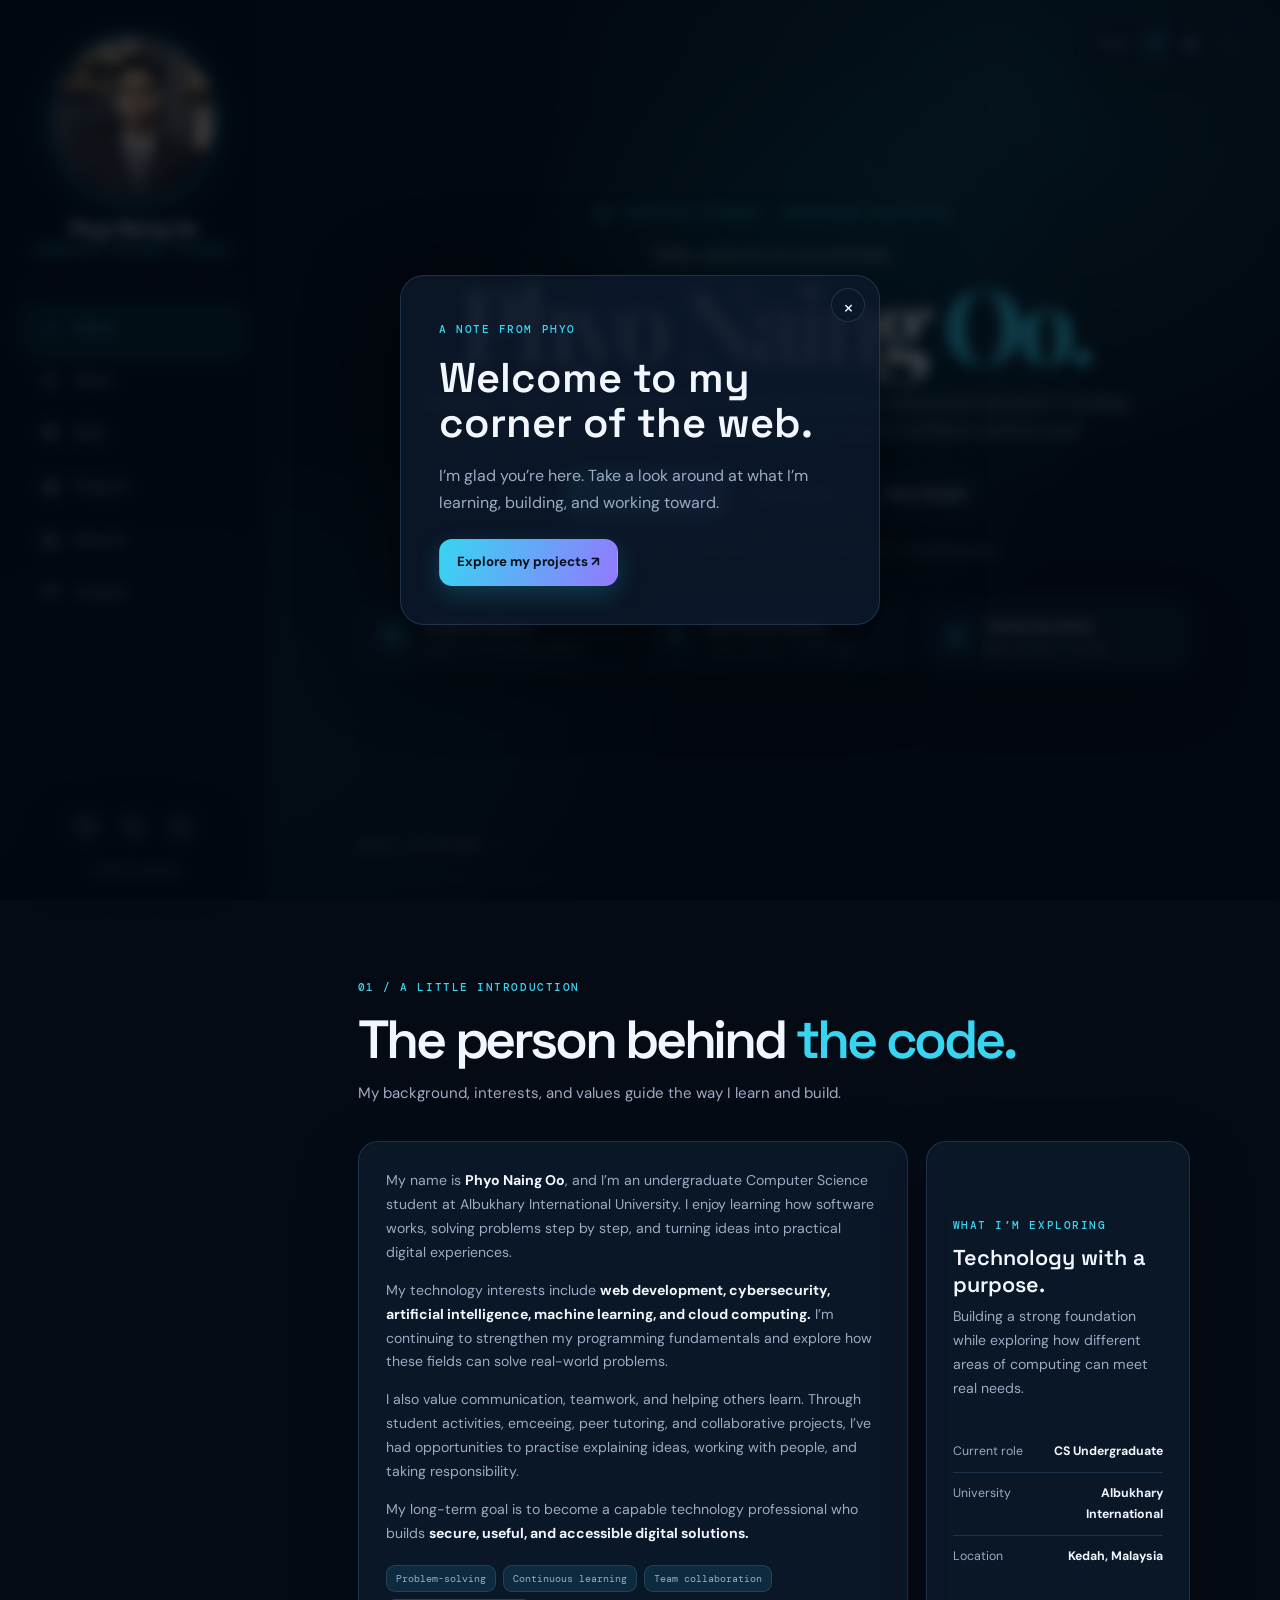
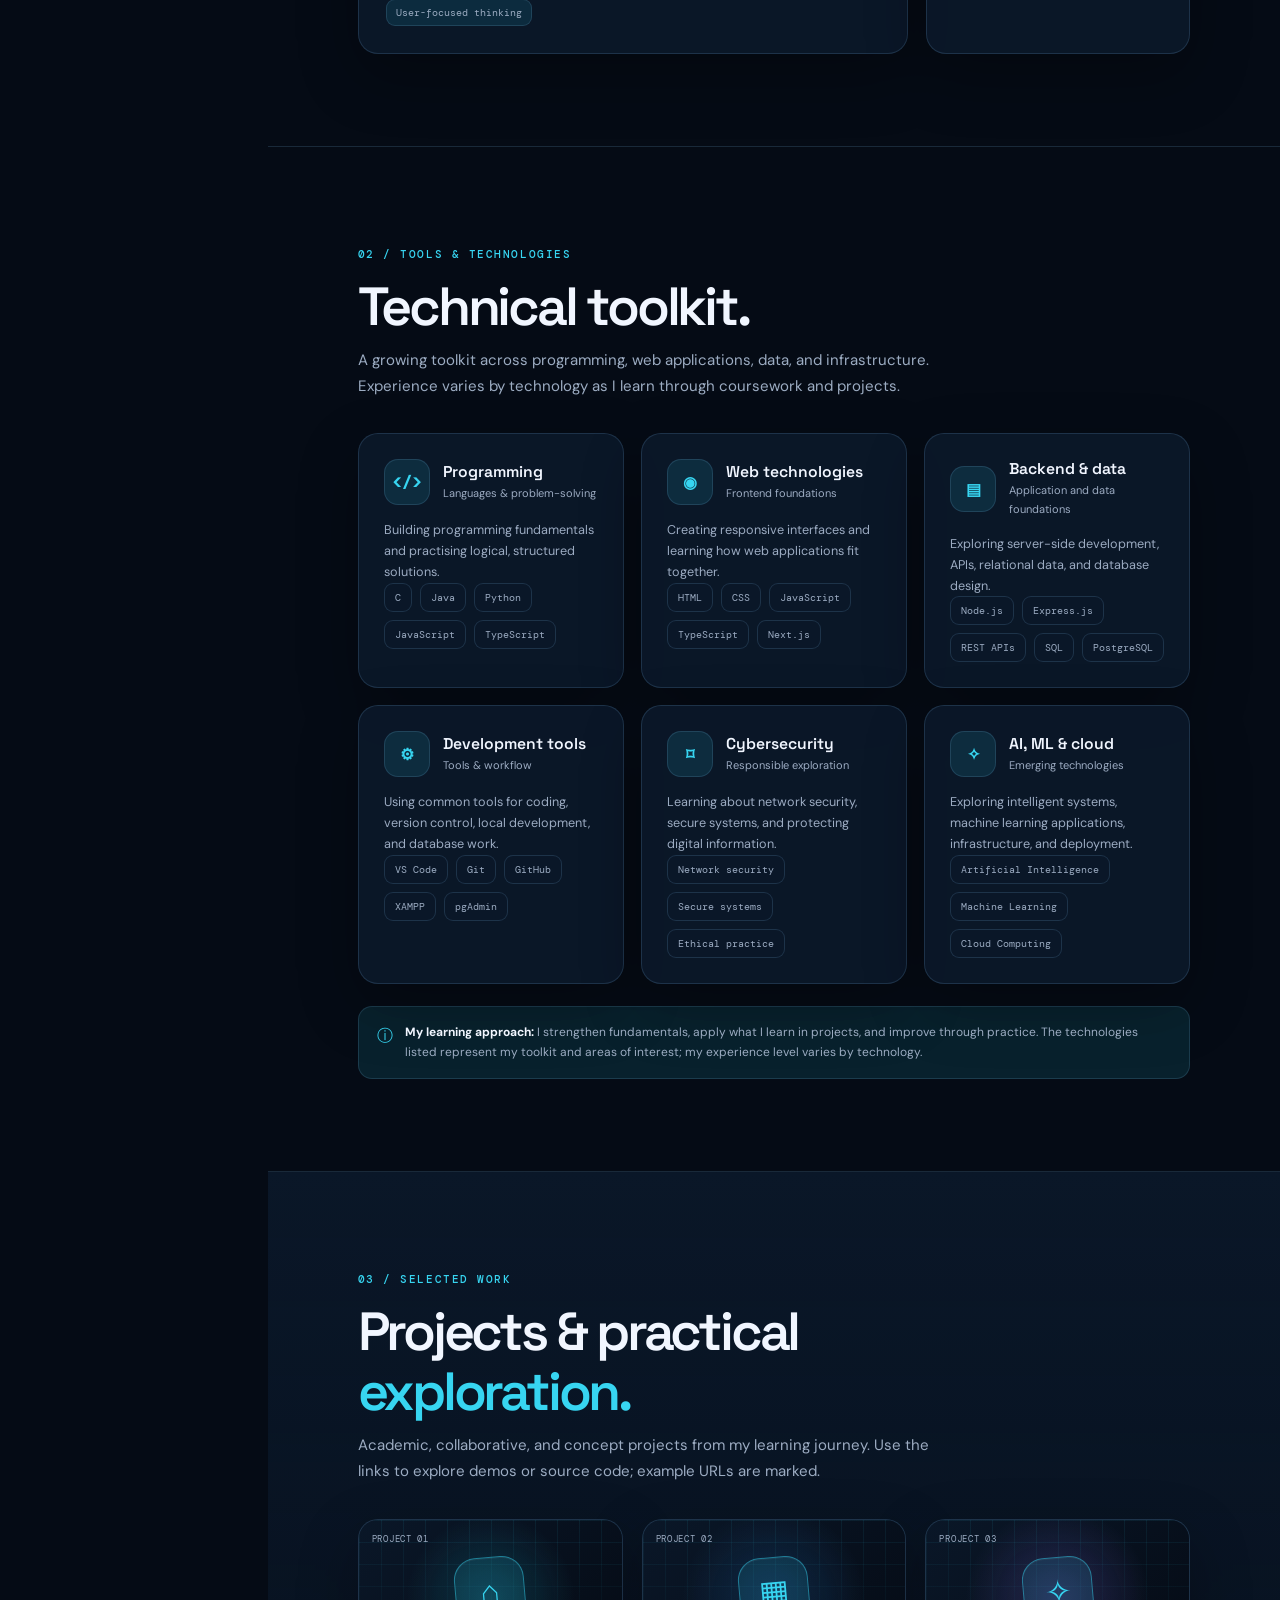
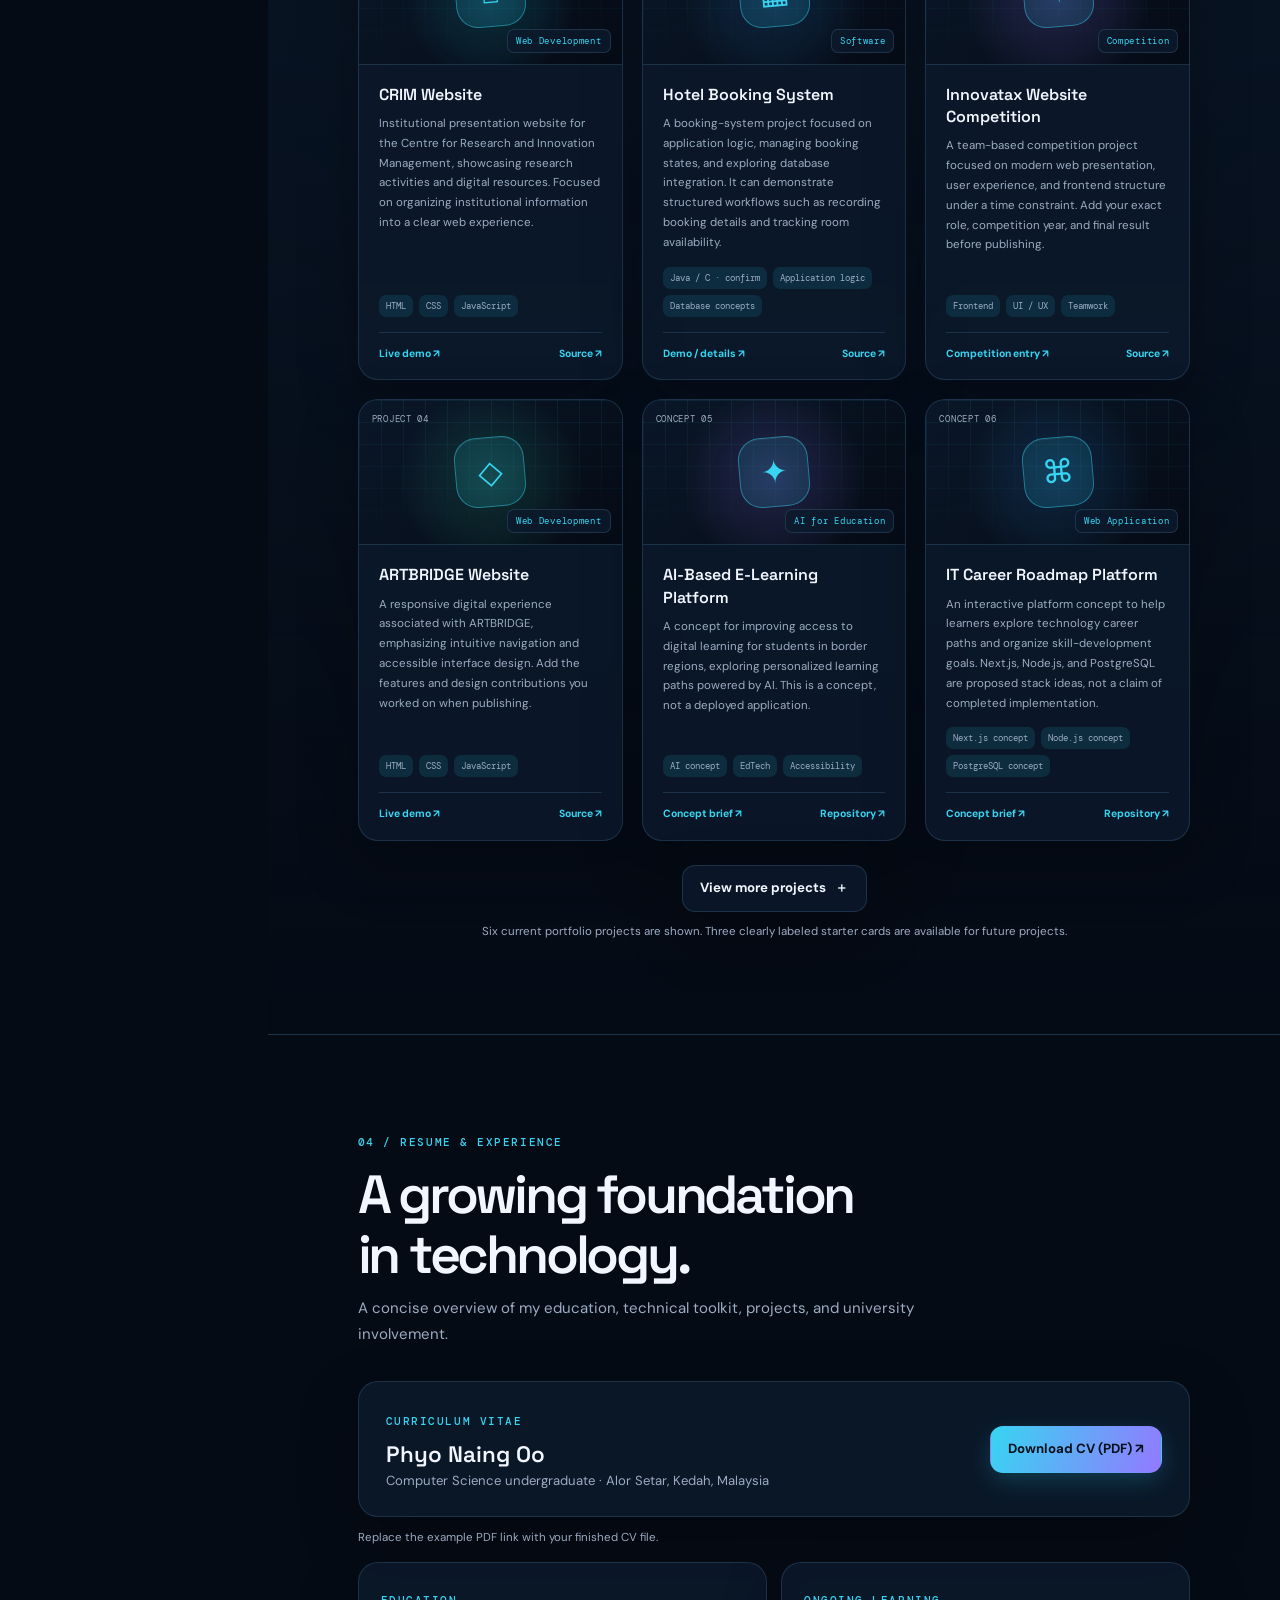
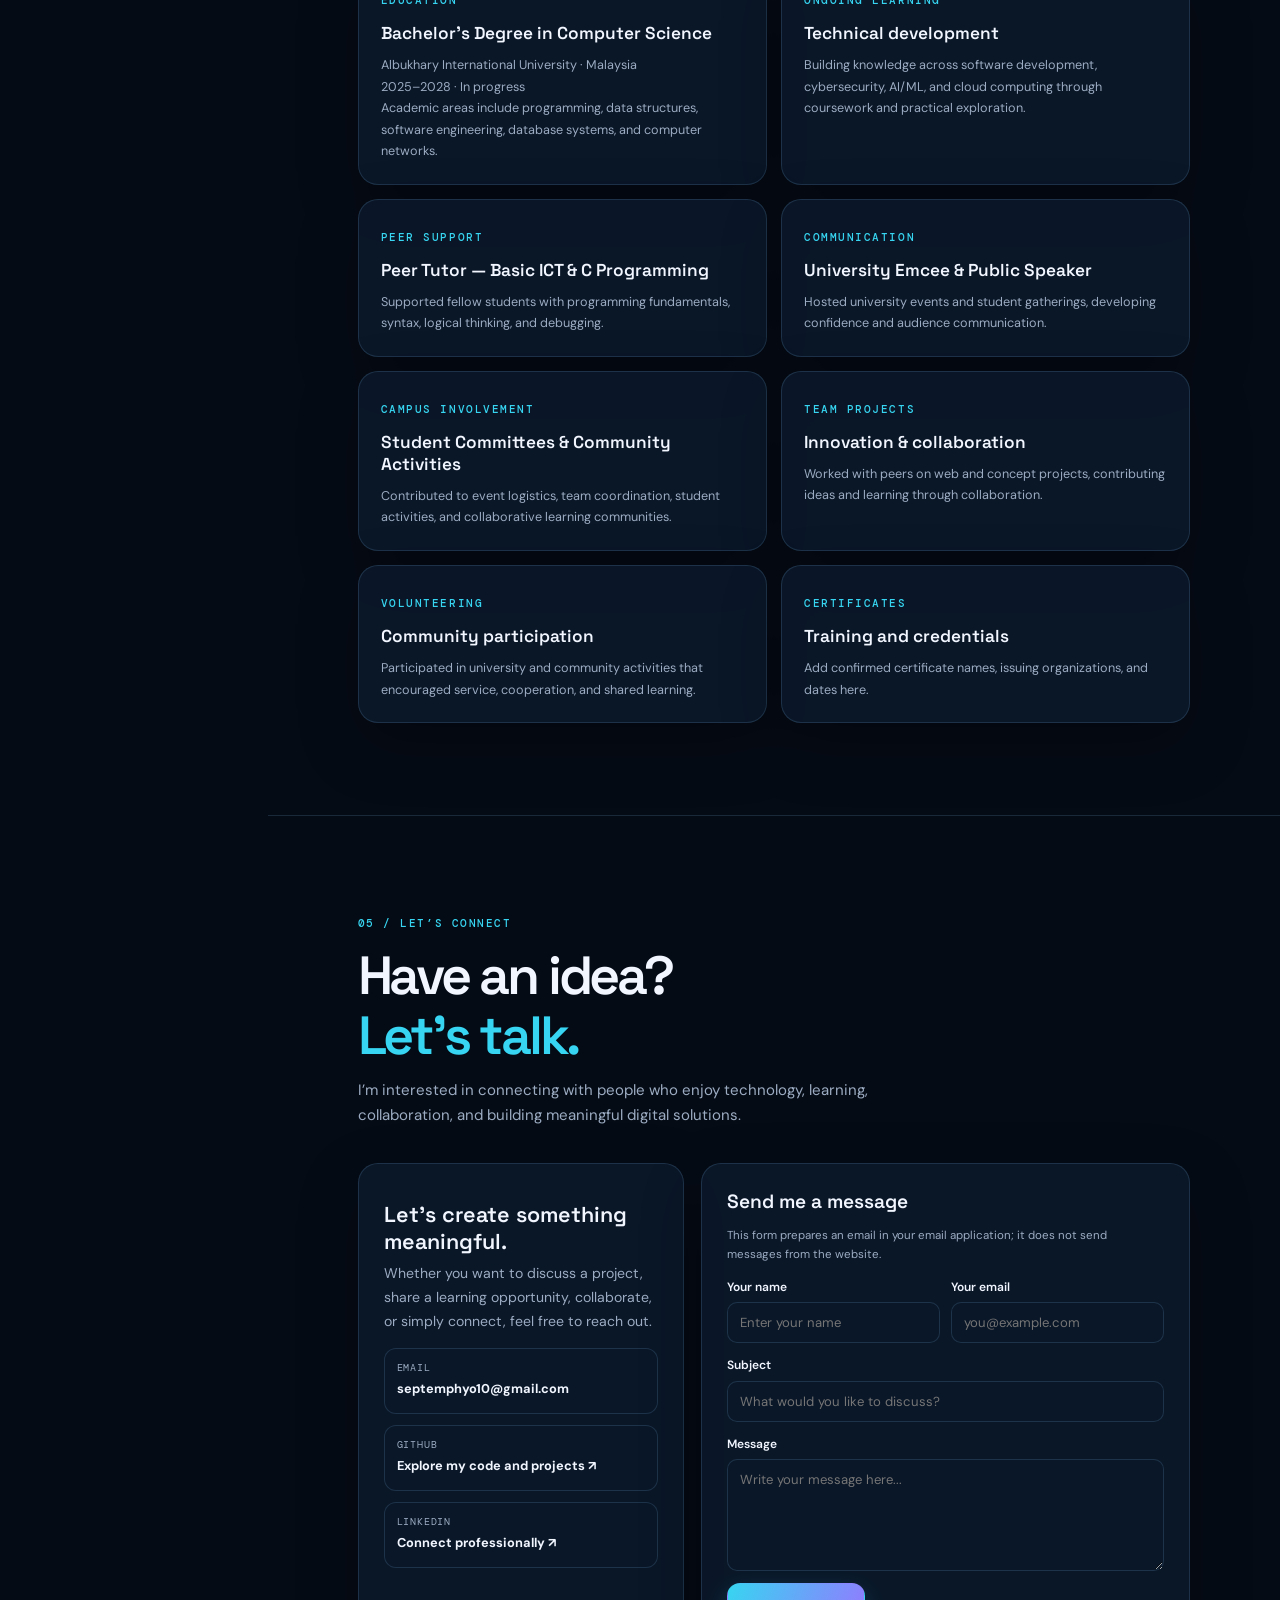
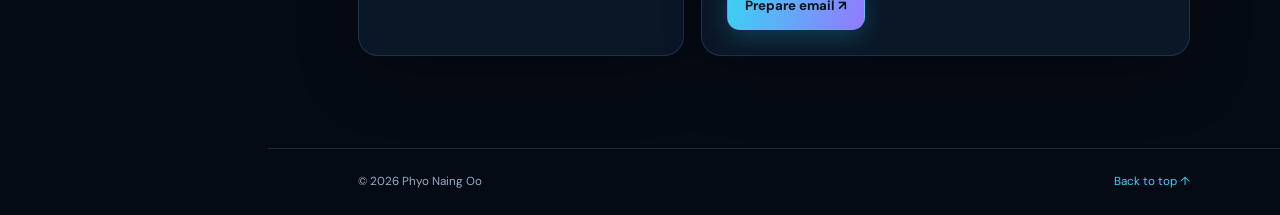
<file: index.html>
<!doctype html>
<html lang="en" data-theme="glow">
<head>
  <meta charset="utf-8"><meta name="viewport" content="width=device-width,initial-scale=1">
  <meta name="theme-color" content="#050b15"><meta name="description" content="Phyo Naing Oo — Computer Science student, developer, and lifelong learner.">
  <title>Phyo Naing Oo | Portfolio</title>
  <link rel="preconnect" href="https://fonts.googleapis.com"><link rel="preconnect" href="https://fonts.gstatic.com" crossorigin>
  <link href="https://fonts.googleapis.com/css2?family=DM+Mono:wght@400;500&family=DM+Sans:wght@400;500;600;700&family=Space+Grotesk:wght@400;500;600;700&family=Playfair+Display:wght@600;700;800&display=swap" rel="stylesheet">
  <link rel="stylesheet" href="styles.css">
</head>
<body id="top">
  <aside class="sidebar" id="sidebar">
    <a href="#home" class="side-profile" aria-label="Phyo Naing Oo, home"><img src="profile.jpg" alt="Portrait of Phyo Naing Oo"><span class="profile-name">Phyo Naing Oo</span><span class="profile-role">Computer Science Student</span></a>
    <nav class="side-nav" aria-label="Portfolio sections">
      <a class="active" href="#home"><span class="nav-icon">⌂</span><span>Home</span></a>
      <a href="#about"><span class="nav-icon">◎</span><span>About</span></a>
      <a href="#skills"><span class="nav-icon">⌘</span><span>Skills</span></a>
      <a href="#projects"><span class="nav-icon">▧</span><span>Projects</span></a>
      <a href="#resume"><span class="nav-icon">▤</span><span>Resume</span></a>
      <a href="#contact"><span class="nav-icon">✉</span><span>Contact</span></a>
    </nav>
    <div class="sidebar-bottom"><div class="side-social"><a href="https://github.com/Bo-arm" aria-label="GitHub" target="_blank" rel="noopener noreferrer">GH</a><a href="https://www.linkedin.com/in/phyo-naing-oo-12037b388/" aria-label="LinkedIn" target="_blank" rel="noopener noreferrer">in</a><a href="mailto:septemphyo10@gmail.com" aria-label="Email">@</a></div><small>© <span class="year"></span> Phyo Naing Oo</small></div>
  </aside>
  <button class="sidebar-toggle" id="sidebarToggle" aria-label="Open section menu" aria-expanded="false">☰</button>
  <div class="theme-picker" aria-label="Choose color theme"><span>Theme</span><button data-set-theme="glow" aria-label="Original glowing theme" title="Original glow">✦</button><button data-set-theme="dark" aria-label="Professional dark theme" title="Professional dark">◐</button><button data-set-theme="light" aria-label="Light theme" title="Light">☼</button></div>
  <main class="main-content">
    <section class="hero section-anchor" id="home"><div class="hero-inner">
      <div class="hero-copy"><span class="eyebrow"><i class="status-dot"></i> COMPUTER SCIENCE · DEVELOPER PORTFOLIO</span><p class="welcome-line">Hello, welcome to my portfolio.</p><h1>Phyo Naing <span class="accent">Oo.</span></h1><p class="lead"><strong>Computer Science undergraduate</strong> and aspiring technology professional interested in building thoughtful digital products and understanding how secure, intelligent systems work.</p><div class="actions"><a class="button primary" href="#projects">Explore my work <span>↘</span></a><a class="button secondary" href="#contact">Get in touch</a><a class="button secondary" href="#resume">View resume</a></div><div class="hero-meta"><span>⌖ Alor Setar, Kedah, Malaysia</span><span>Open to learning & collaboration</span></div>
        <div class="hero-highlights"><div><span class="highlight-icon">⌘</span><span><strong>Computer Science</strong><small>Albukhary International University</small></span></div><div><span class="highlight-icon">✦</span><span><strong>Learning by building</strong><small>Projects, practice, collaboration</small></span></div><div><span class="highlight-icon">◎</span><span><strong>Curious by nature</strong><small>Web · Security · AI · Cloud</small></span></div></div>
      </div>
    </div><a class="scroll-hint" href="#about">SCROLL TO EXPLORE <span>↓</span></a></section>
    <section class="content-section section-anchor" id="about"><div class="section-wrap"><header class="section-heading"><span class="eyebrow">01 / A LITTLE INTRODUCTION</span><h2>The person behind <span class="accent">the code.</span></h2><p class="section-intro">My background, interests, and values guide the way I learn and build.</p></header><div class="about-grid"><article class="panel about-main"><p>My name is <strong>Phyo Naing Oo</strong>, and I’m an undergraduate Computer Science student at Albukhary International University. I enjoy learning how software works, solving problems step by step, and turning ideas into practical digital experiences.</p><p>My technology interests include <strong>web development, cybersecurity, artificial intelligence, machine learning, and cloud computing.</strong> I’m continuing to strengthen my programming fundamentals and explore how these fields can solve real-world problems.</p><p>I also value communication, teamwork, and helping others learn. Through student activities, emceeing, peer tutoring, and collaborative projects, I’ve had opportunities to practise explaining ideas, working with people, and taking responsibility.</p><p>My long-term goal is to become a capable technology professional who builds <strong>secure, useful, and accessible digital solutions.</strong></p><div class="tag-row"><span>Problem-solving</span><span>Continuous learning</span><span>Team collaboration</span><span>User-focused thinking</span></div></article><aside class="panel about-aside"><div class="eyebrow">WHAT I’M EXPLORING</div><h3>Technology with a purpose.</h3><p>Building a strong foundation while exploring how different areas of computing can meet real needs.</p><div class="facts"><div><span>Current role</span><strong>CS Undergraduate</strong></div><div><span>University</span><strong>Albukhary International</strong></div><div><span>Location</span><strong>Kedah, Malaysia</strong></div></div></aside></div></div></section>
    <section class="content-section section-anchor" id="skills"><div class="section-wrap"><header class="section-heading"><span class="eyebrow">02 / TOOLS & TECHNOLOGIES</span><h2>Technical toolkit.</h2><p class="section-intro">A growing toolkit across programming, web applications, data, and infrastructure. Experience varies by technology as I learn through coursework and projects.</p></header><div class="skill-grid">
      <article class="panel skill-card"><div class="skill-card-heading"><span class="skill-icon">&lt;/&gt;</span><div><h3>Programming</h3><p>Languages & problem-solving</p></div></div><p class="skill-description">Building programming fundamentals and practising logical, structured solutions.</p><div class="skill-tags"><span>C</span><span>Java</span><span>Python</span><span>JavaScript</span><span>TypeScript</span></div></article>
      <article class="panel skill-card"><div class="skill-card-heading"><span class="skill-icon">◉</span><div><h3>Web technologies</h3><p>Frontend foundations</p></div></div><p class="skill-description">Creating responsive interfaces and learning how web applications fit together.</p><div class="skill-tags"><span>HTML</span><span>CSS</span><span>JavaScript</span><span>TypeScript</span><span>Next.js</span></div></article>
      <article class="panel skill-card"><div class="skill-card-heading"><span class="skill-icon">▤</span><div><h3>Backend & data</h3><p>Application and data foundations</p></div></div><p class="skill-description">Exploring server-side development, APIs, relational data, and database design.</p><div class="skill-tags"><span>Node.js</span><span>Express.js</span><span>REST APIs</span><span>SQL</span><span>PostgreSQL</span></div></article>
      <article class="panel skill-card"><div class="skill-card-heading"><span class="skill-icon">⚙</span><div><h3>Development tools</h3><p>Tools & workflow</p></div></div><p class="skill-description">Using common tools for coding, version control, local development, and database work.</p><div class="skill-tags"><span>VS Code</span><span>Git</span><span>GitHub</span><span>XAMPP</span><span>pgAdmin</span></div></article>
      <article class="panel skill-card"><div class="skill-card-heading"><span class="skill-icon">⌑</span><div><h3>Cybersecurity</h3><p>Responsible exploration</p></div></div><p class="skill-description">Learning about network security, secure systems, and protecting digital information.</p><div class="skill-tags"><span>Network security</span><span>Secure systems</span><span>Ethical practice</span></div></article>
      <article class="panel skill-card"><div class="skill-card-heading"><span class="skill-icon">✧</span><div><h3>AI, ML & cloud</h3><p>Emerging technologies</p></div></div><p class="skill-description">Exploring intelligent systems, machine learning applications, infrastructure, and deployment.</p><div class="skill-tags"><span>Artificial Intelligence</span><span>Machine Learning</span><span>Cloud Computing</span></div></article>
    </div><div class="skills-note"><span>ⓘ</span><p><strong>My learning approach:</strong> I strengthen fundamentals, apply what I learn in projects, and improve through practice. The technologies listed represent my toolkit and areas of interest; my experience level varies by technology.</p></div></div></section>
    <section class="content-section section-anchor project-section" id="projects"><div class="section-wrap"><header class="section-heading"><span class="eyebrow">03 / SELECTED WORK</span><h2>Projects & practical <span class="accent">exploration.</span></h2><p class="section-intro">Academic, collaborative, and concept projects from my learning journey. Use the links to explore demos or source code; example URLs are marked.</p></header><div class="projects-grid" id="projectsGrid">
      <article class="panel project-card"><div class="project-cover"><span class="project-index">PROJECT 01</span><span class="project-art">⌂</span><span class="project-type">Web Development</span></div><div class="project-content"><h3>CRIM Website</h3><p>Institutional presentation website for the Centre for Research and Innovation Management, showcasing research activities and digital resources. Focused on organizing institutional information into a clear web experience.</p><div class="project-stack"><span>HTML</span><span>CSS</span><span>JavaScript</span></div><div class="project-links"><a href="https://example.com/crim-demo" target="_blank" rel="noopener noreferrer">Live demo ↗</a><a href="https://github.com/Bo-arm/crim-website" target="_blank" rel="noopener noreferrer">Source ↗</a></div></div></article>
      <article class="panel project-card"><div class="project-cover cover-blue"><span class="project-index">PROJECT 02</span><span class="project-art">▦</span><span class="project-type">Software</span></div><div class="project-content"><h3>Hotel Booking System</h3><p>A booking-system project focused on application logic, managing booking states, and exploring database integration. It can demonstrate structured workflows such as recording booking details and tracking room availability.</p><div class="project-stack"><span>Java / C · confirm</span><span>Application logic</span><span>Database concepts</span></div><div class="project-links"><a href="https://example.com/hotel-booking-demo" target="_blank" rel="noopener noreferrer">Demo / details ↗</a><a href="https://github.com/Bo-arm/hotel-booking-system" target="_blank" rel="noopener noreferrer">Source ↗</a></div></div></article>
      <article class="panel project-card"><div class="project-cover cover-purple"><span class="project-index">PROJECT 03</span><span class="project-art">✧</span><span class="project-type">Competition</span></div><div class="project-content"><h3>Innovatax Website Competition</h3><p>A team-based competition project focused on modern web presentation, user experience, and frontend structure under a time constraint. Add your exact role, competition year, and final result before publishing.</p><div class="project-stack"><span>Frontend</span><span>UI / UX</span><span>Teamwork</span></div><div class="project-links"><a href="https://example.com/innovatax-demo" target="_blank" rel="noopener noreferrer">Competition entry ↗</a><a href="https://github.com/Bo-arm/innovatax" target="_blank" rel="noopener noreferrer">Source ↗</a></div></div></article>
      <article class="panel project-card"><div class="project-cover cover-green"><span class="project-index">PROJECT 04</span><span class="project-art">◇</span><span class="project-type">Web Development</span></div><div class="project-content"><h3>ARTBRIDGE Website</h3><p>A responsive digital experience associated with ARTBRIDGE, emphasizing intuitive navigation and accessible interface design. Add the features and design contributions you worked on when publishing.</p><div class="project-stack"><span>HTML</span><span>CSS</span><span>JavaScript</span></div><div class="project-links"><a href="https://example.com/artbridge-demo" target="_blank" rel="noopener noreferrer">Live demo ↗</a><a href="https://github.com/Bo-arm/artbridge" target="_blank" rel="noopener noreferrer">Source ↗</a></div></div></article>
      <article class="panel project-card"><div class="project-cover cover-purple"><span class="project-index">CONCEPT 05</span><span class="project-art">✦</span><span class="project-type">AI for Education</span></div><div class="project-content"><h3>AI-Based E-Learning Platform</h3><p>A concept for improving access to digital learning for students in border regions, exploring personalized learning paths powered by AI. This is a concept, not a deployed application.</p><div class="project-stack"><span>AI concept</span><span>EdTech</span><span>Accessibility</span></div><div class="project-links"><a href="https://example.com/ai-elearning-concept" target="_blank" rel="noopener noreferrer">Concept brief ↗</a><a href="https://github.com/Bo-arm/ai-elearning" target="_blank" rel="noopener noreferrer">Repository ↗</a></div></div></article>
      <article class="panel project-card"><div class="project-cover cover-blue"><span class="project-index">CONCEPT 06</span><span class="project-art">⌘</span><span class="project-type">Web Application</span></div><div class="project-content"><h3>IT Career Roadmap Platform</h3><p>An interactive platform concept to help learners explore technology career paths and organize skill-development goals. Next.js, Node.js, and PostgreSQL are proposed stack ideas, not a claim of completed implementation.</p><div class="project-stack"><span>Next.js concept</span><span>Node.js concept</span><span>PostgreSQL concept</span></div><div class="project-links"><a href="https://example.com/it-roadmap-concept" target="_blank" rel="noopener noreferrer">Concept brief ↗</a><a href="https://github.com/Bo-arm/it-career-roadmap" target="_blank" rel="noopener noreferrer">Repository ↗</a></div></div></article>
      <article class="panel project-card extra-project" hidden><div class="project-kicker"><span>PROJECT / 07</span><span>YOUR NEXT PROJECT</span></div><h3>Add your next project</h3><p>Replace this starter card with a verified project name, your role, the problem it addresses, key features, technologies, and a demo or repository link.</p><div class="tag-row"><span>Project template</span><span>Replace this card</span></div><div class="project-links"><a href="#contact">Ask me about it ↗</a></div></article>
      <article class="panel project-card extra-project" hidden><div class="project-kicker"><span>PROJECT / 08</span><span>YOUR NEXT PROJECT</span></div><h3>Add another project</h3><p>Use this card when you have another piece of work to share. Remove the template note and update the links before publishing.</p><div class="tag-row"><span>Project template</span></div><div class="project-links"><a href="#contact">Ask me about it ↗</a></div></article>
      <article class="panel project-card extra-project" hidden><div class="project-kicker"><span>PROJECT / 09</span><span>YOUR NEXT PROJECT</span></div><h3>Add another project</h3><p>Use this space for a future project, with a clear description and links to a demo or source code.</p><div class="tag-row"><span>Project template</span></div><div class="project-links"><a href="#contact">Ask me about it ↗</a></div></article>
    </div><div class="project-more-wrap"><button class="button secondary" id="projectMore" aria-expanded="false">View more projects <span>＋</span></button><p class="form-note">Six current portfolio projects are shown. Three clearly labeled starter cards are available for future projects.</p></div></div></section>
    <section class="content-section section-anchor" id="resume"><div class="section-wrap"><header class="section-heading"><span class="eyebrow">04 / RESUME & EXPERIENCE</span><h2>A growing foundation<br>in technology.</h2><p class="section-intro">A concise overview of my education, technical toolkit, projects, and university involvement.</p></header><div class="resume-banner"><div><span class="eyebrow">CURRICULUM VITAE</span><h3>Phyo Naing Oo</h3><p>Computer Science undergraduate · Alor Setar, Kedah, Malaysia</p></div><a class="button primary" href="https://example.com/phyo-naing-oo-resume.pdf" target="_blank" rel="noopener noreferrer">Download CV (PDF) ↗</a></div><p class="form-note">Replace the example PDF link with your finished CV file.</p><div class="resume-grid"><article class="panel resume-card"><span class="eyebrow">EDUCATION</span><h3>Bachelor’s Degree in Computer Science</h3><p>Albukhary International University · Malaysia<br>2025–2028 · In progress</p><p>Academic areas include programming, data structures, software engineering, database systems, and computer networks.</p></article><article class="panel resume-card"><span class="eyebrow">ONGOING LEARNING</span><h3>Technical development</h3><p>Building knowledge across software development, cybersecurity, AI/ML, and cloud computing through coursework and practical exploration.</p></article><article class="panel resume-card"><span class="eyebrow">PEER SUPPORT</span><h3>Peer Tutor — Basic ICT & C Programming</h3><p>Supported fellow students with programming fundamentals, syntax, logical thinking, and debugging.</p></article><article class="panel resume-card"><span class="eyebrow">COMMUNICATION</span><h3>University Emcee & Public Speaker</h3><p>Hosted university events and student gatherings, developing confidence and audience communication.</p></article><article class="panel resume-card"><span class="eyebrow">CAMPUS INVOLVEMENT</span><h3>Student Committees & Community Activities</h3><p>Contributed to event logistics, team coordination, student activities, and collaborative learning communities.</p></article><article class="panel resume-card"><span class="eyebrow">TEAM PROJECTS</span><h3>Innovation & collaboration</h3><p>Worked with peers on web and concept projects, contributing ideas and learning through collaboration.</p></article><article class="panel resume-card"><span class="eyebrow">VOLUNTEERING</span><h3>Community participation</h3><p>Participated in university and community activities that encouraged service, cooperation, and shared learning.</p></article><article class="panel resume-card"><span class="eyebrow">CERTIFICATES</span><h3>Training and credentials</h3><p>Add confirmed certificate names, issuing organizations, and dates here.</p></article></div></div></section>
    <section class="content-section section-anchor" id="contact"><div class="section-wrap"><header class="section-heading"><span class="eyebrow">05 / LET’S CONNECT</span><h2>Have an idea?<br><span class="accent">Let’s talk.</span></h2><p class="section-intro">I’m interested in connecting with people who enjoy technology, learning, collaboration, and building meaningful digital solutions.</p></header><div class="contact-grid"><article class="panel contact-info"><h3>Let’s create something meaningful.</h3><p>Whether you want to discuss a project, share a learning opportunity, collaborate, or simply connect, feel free to reach out.</p><a href="mailto:septemphyo10@gmail.com"><small>Email</small><strong>septemphyo10@gmail.com</strong></a><a href="https://github.com/Bo-arm" target="_blank" rel="noopener noreferrer"><small>GitHub</small><strong>Explore my code and projects ↗</strong></a><a href="https://www.linkedin.com/in/phyo-naing-oo-12037b388/" target="_blank" rel="noopener noreferrer"><small>LinkedIn</small><strong>Connect professionally ↗</strong></a></article><form class="panel contact-form" id="contactForm"><h3>Send me a message</h3><p class="form-note">This form prepares an email in your email application; it does not send messages from the website.</p><div class="form-row"><label>Your name<input required name="name" placeholder="Enter your name"></label><label>Your email<input required type="email" name="email" placeholder="you@example.com"></label></div><label>Subject<input required name="subject" placeholder="What would you like to discuss?"></label><label>Message<textarea required name="message" placeholder="Write your message here..."></textarea></label><button class="button primary" type="submit">Prepare email ↗</button></form></div></div></section>
    <footer class="site-footer"><div class="section-wrap"><span>© <span class="year"></span> Phyo Naing Oo</span><a href="#top">Back to top ↑</a></div></footer>
  </main>
  <div class="welcome-overlay" id="welcomeOverlay" role="dialog" aria-modal="true" aria-labelledby="welcomeTitle"><div class="welcome-dialog"><button class="welcome-close" id="welcomeClose" aria-label="Close welcome message">×</button><span class="eyebrow">A NOTE FROM PHYO</span><h2 id="welcomeTitle">Welcome to my corner of the web.</h2><p>I’m glad you’re here. Take a look around at what I’m learning, building, and working toward.</p><a class="button primary" id="welcomeExplore" href="#projects">Explore my projects ↗</a></div></div>
  <script src="script.js"></script>
</body></html>
</file>
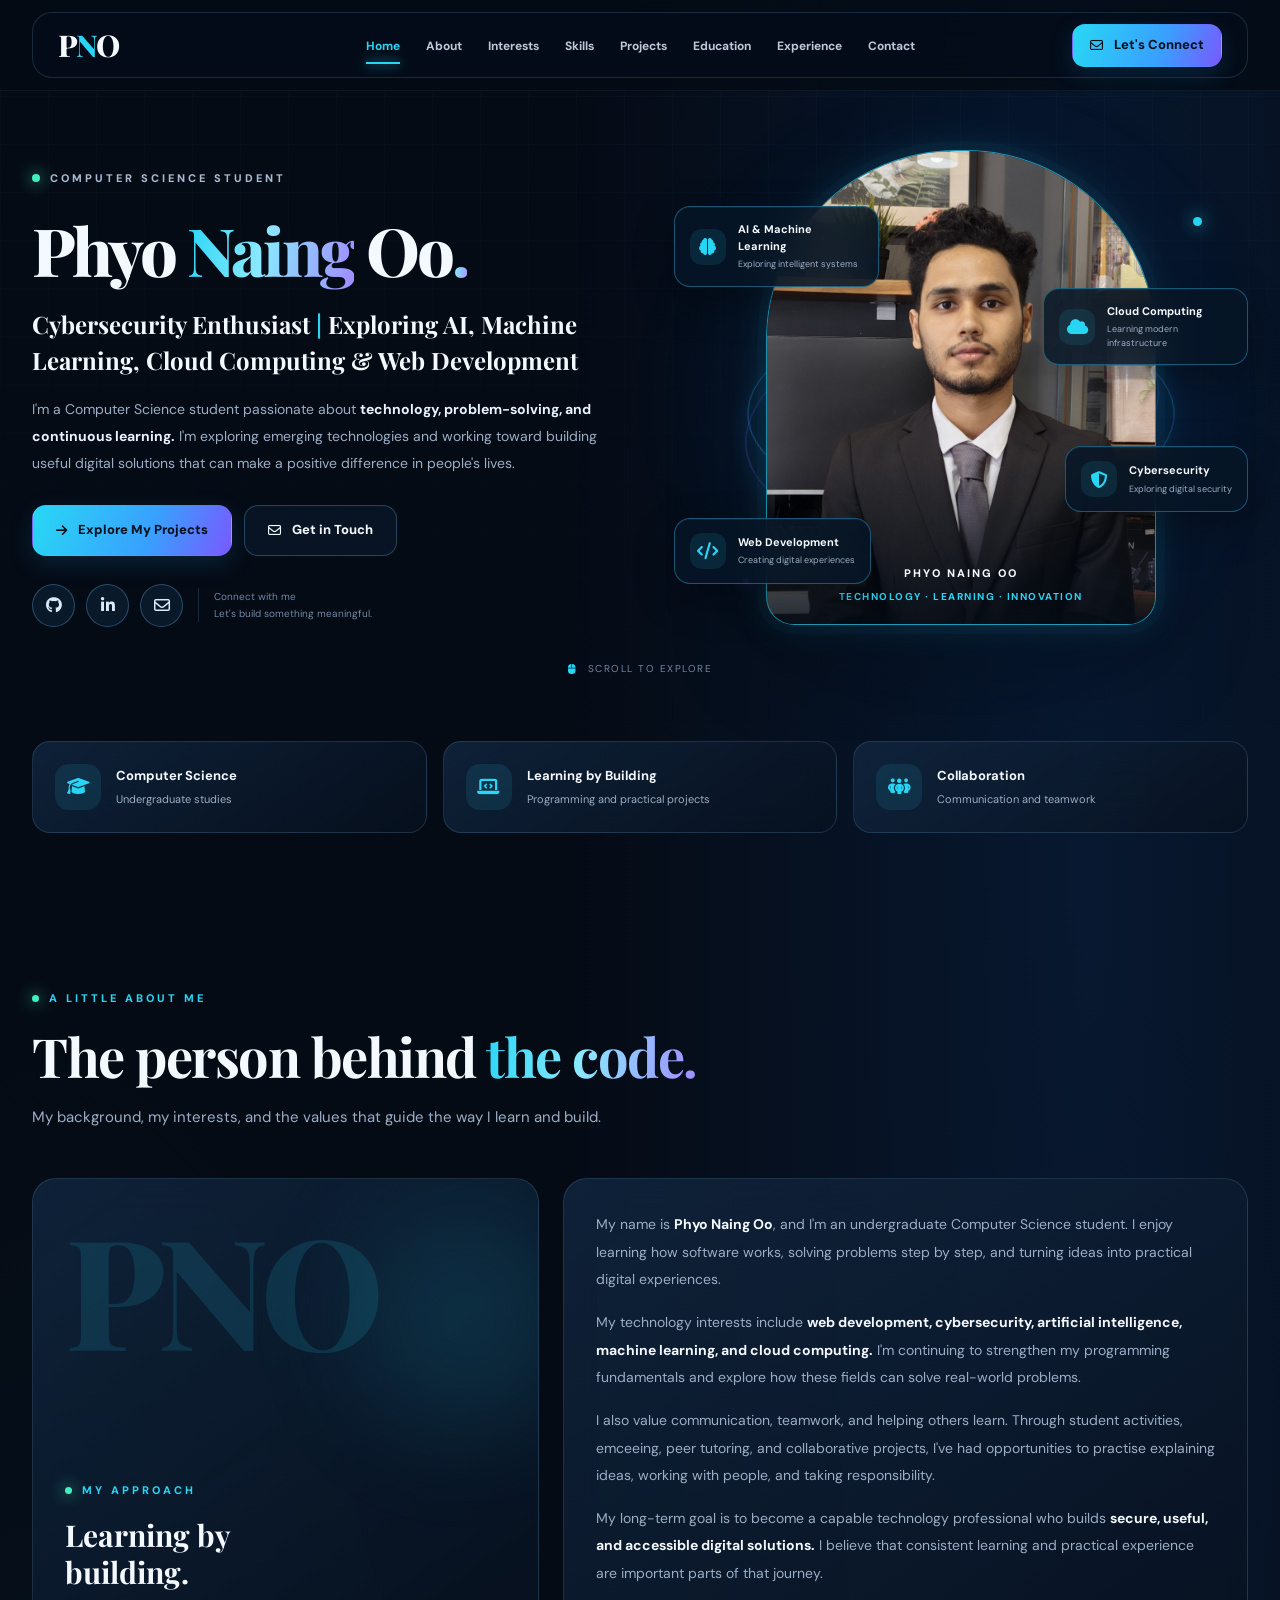
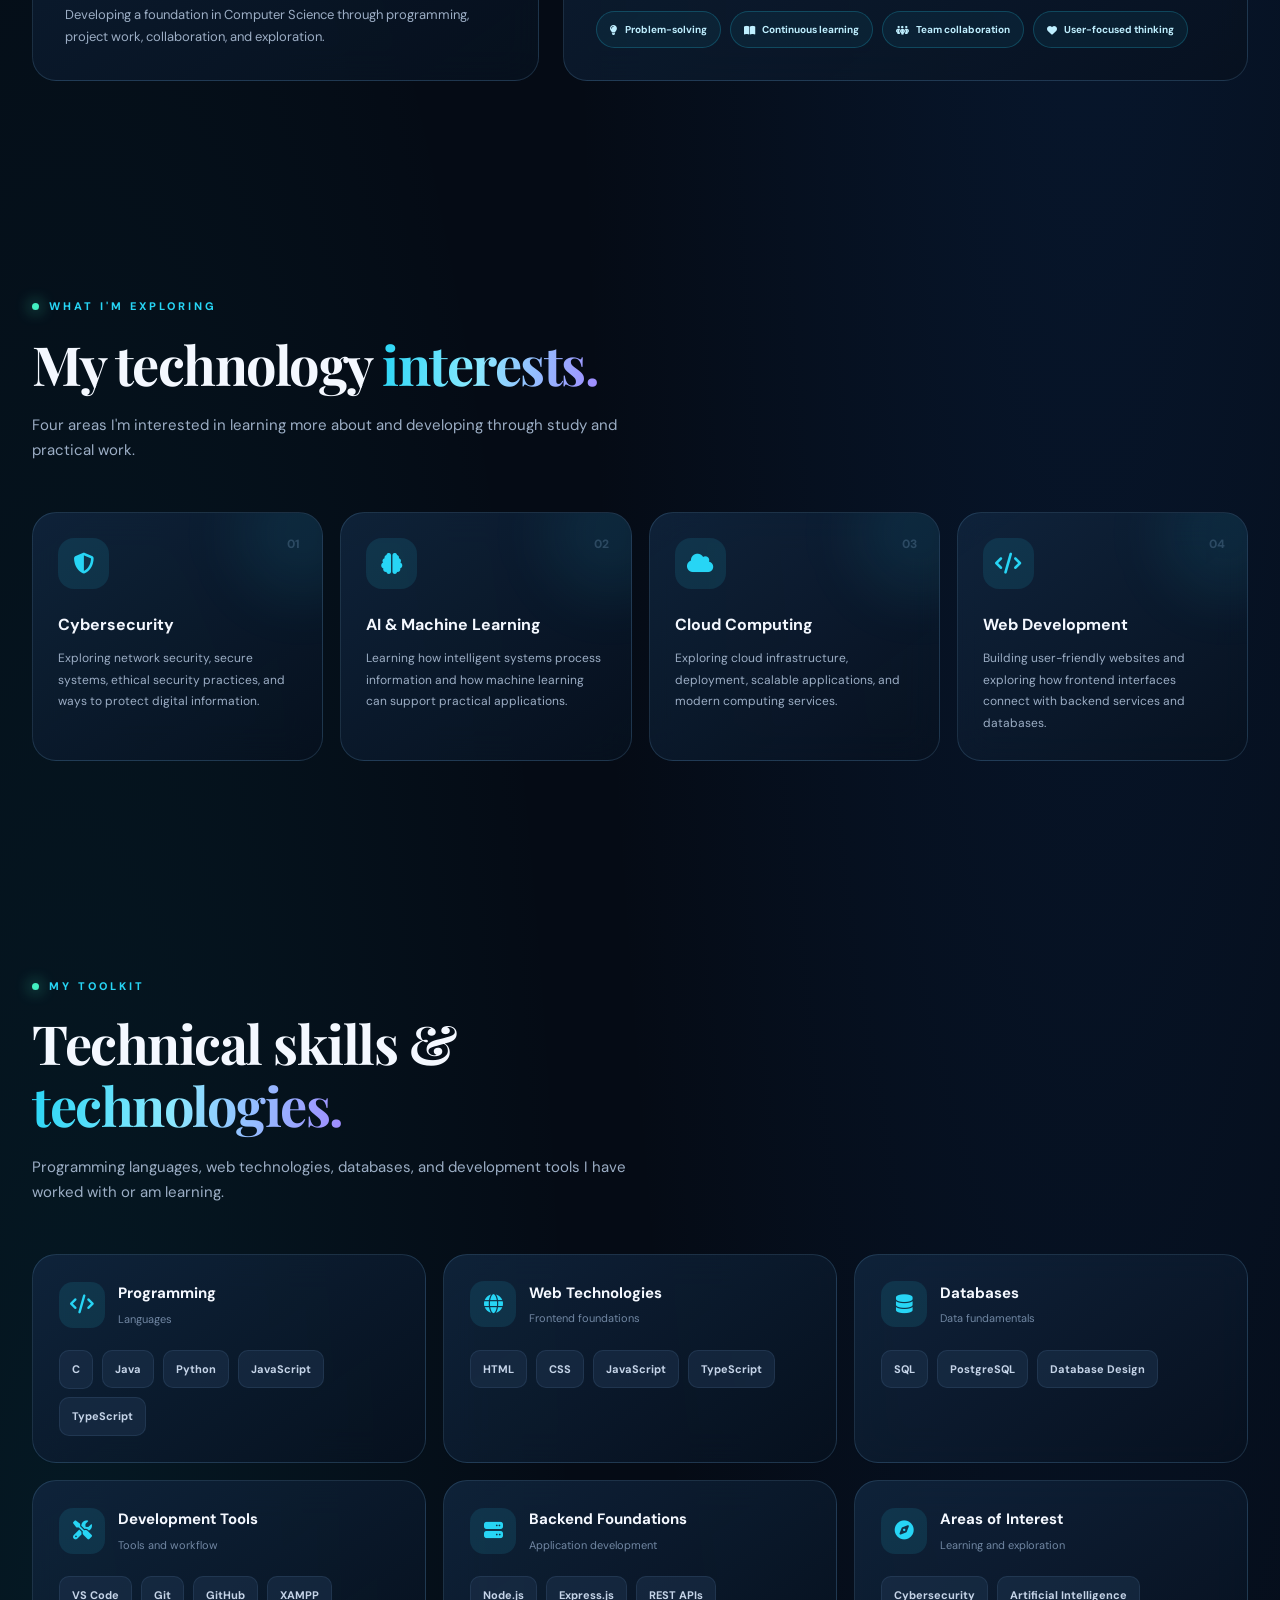
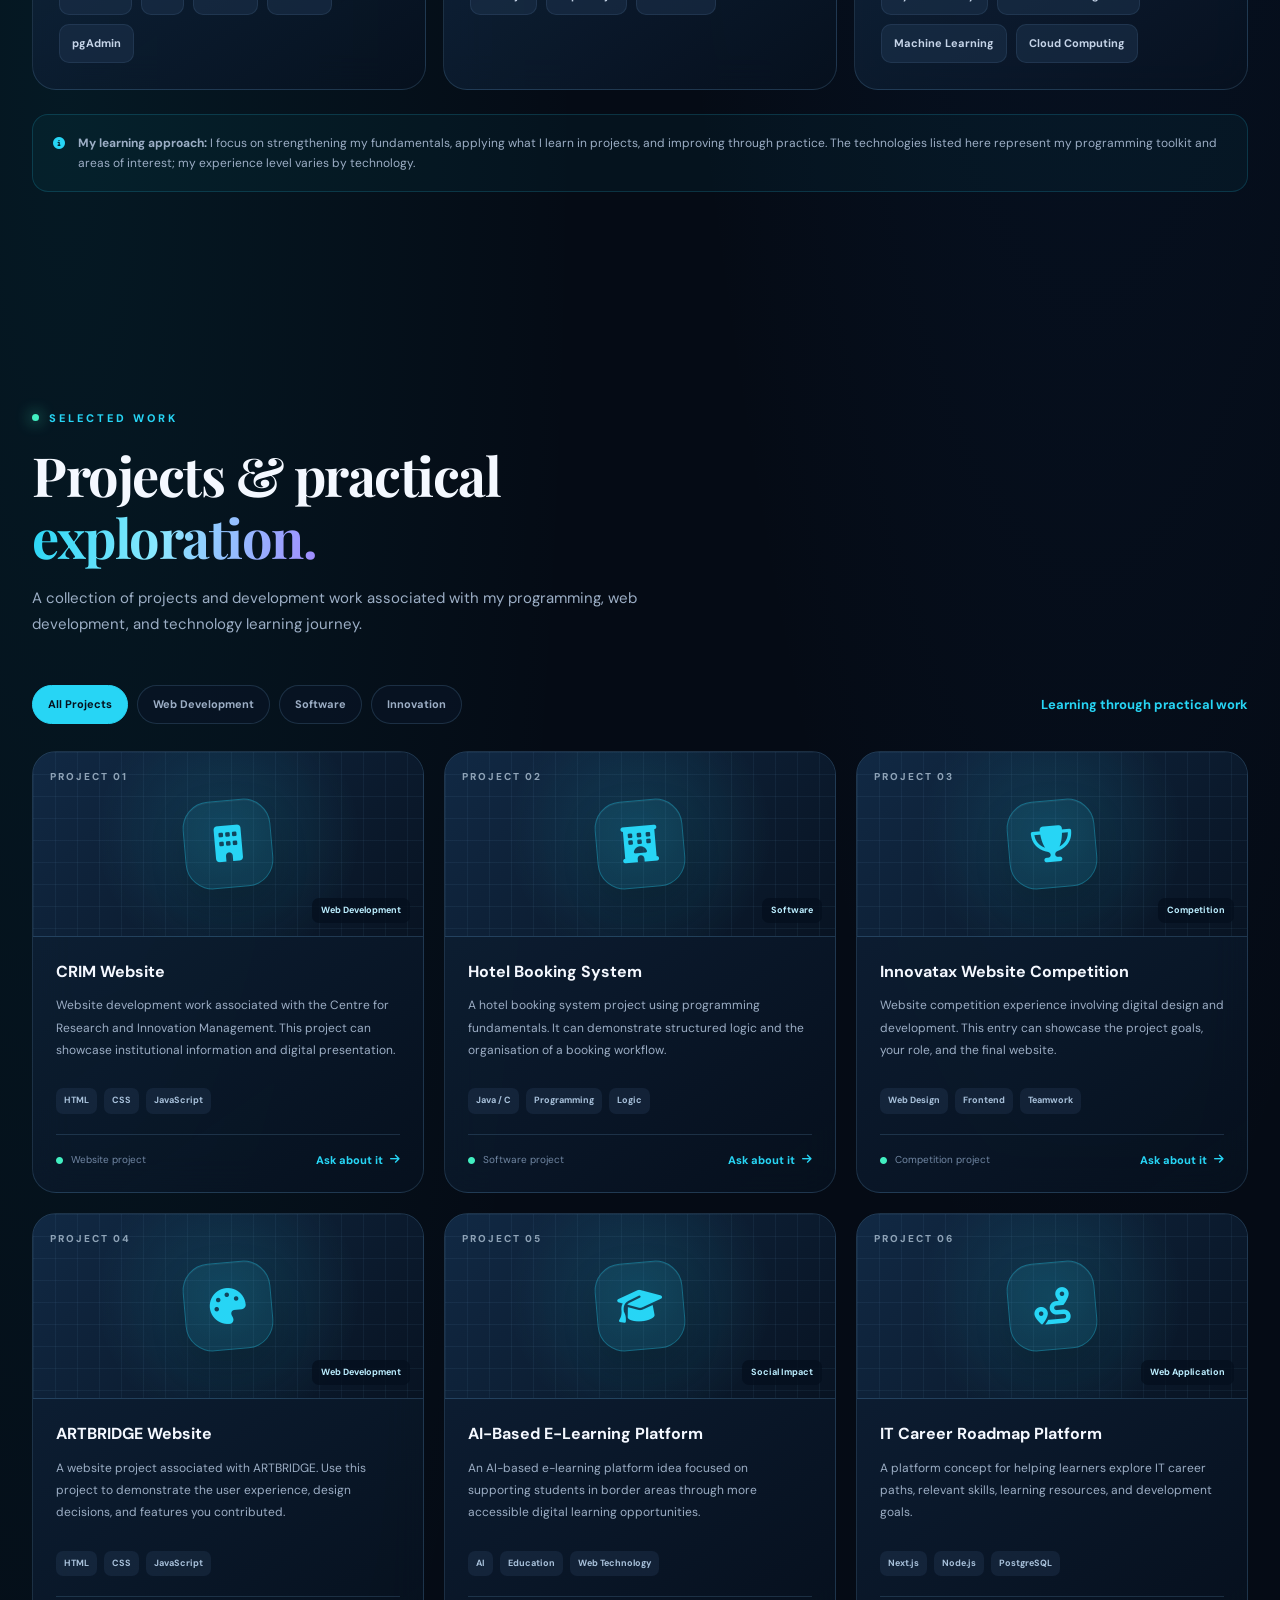
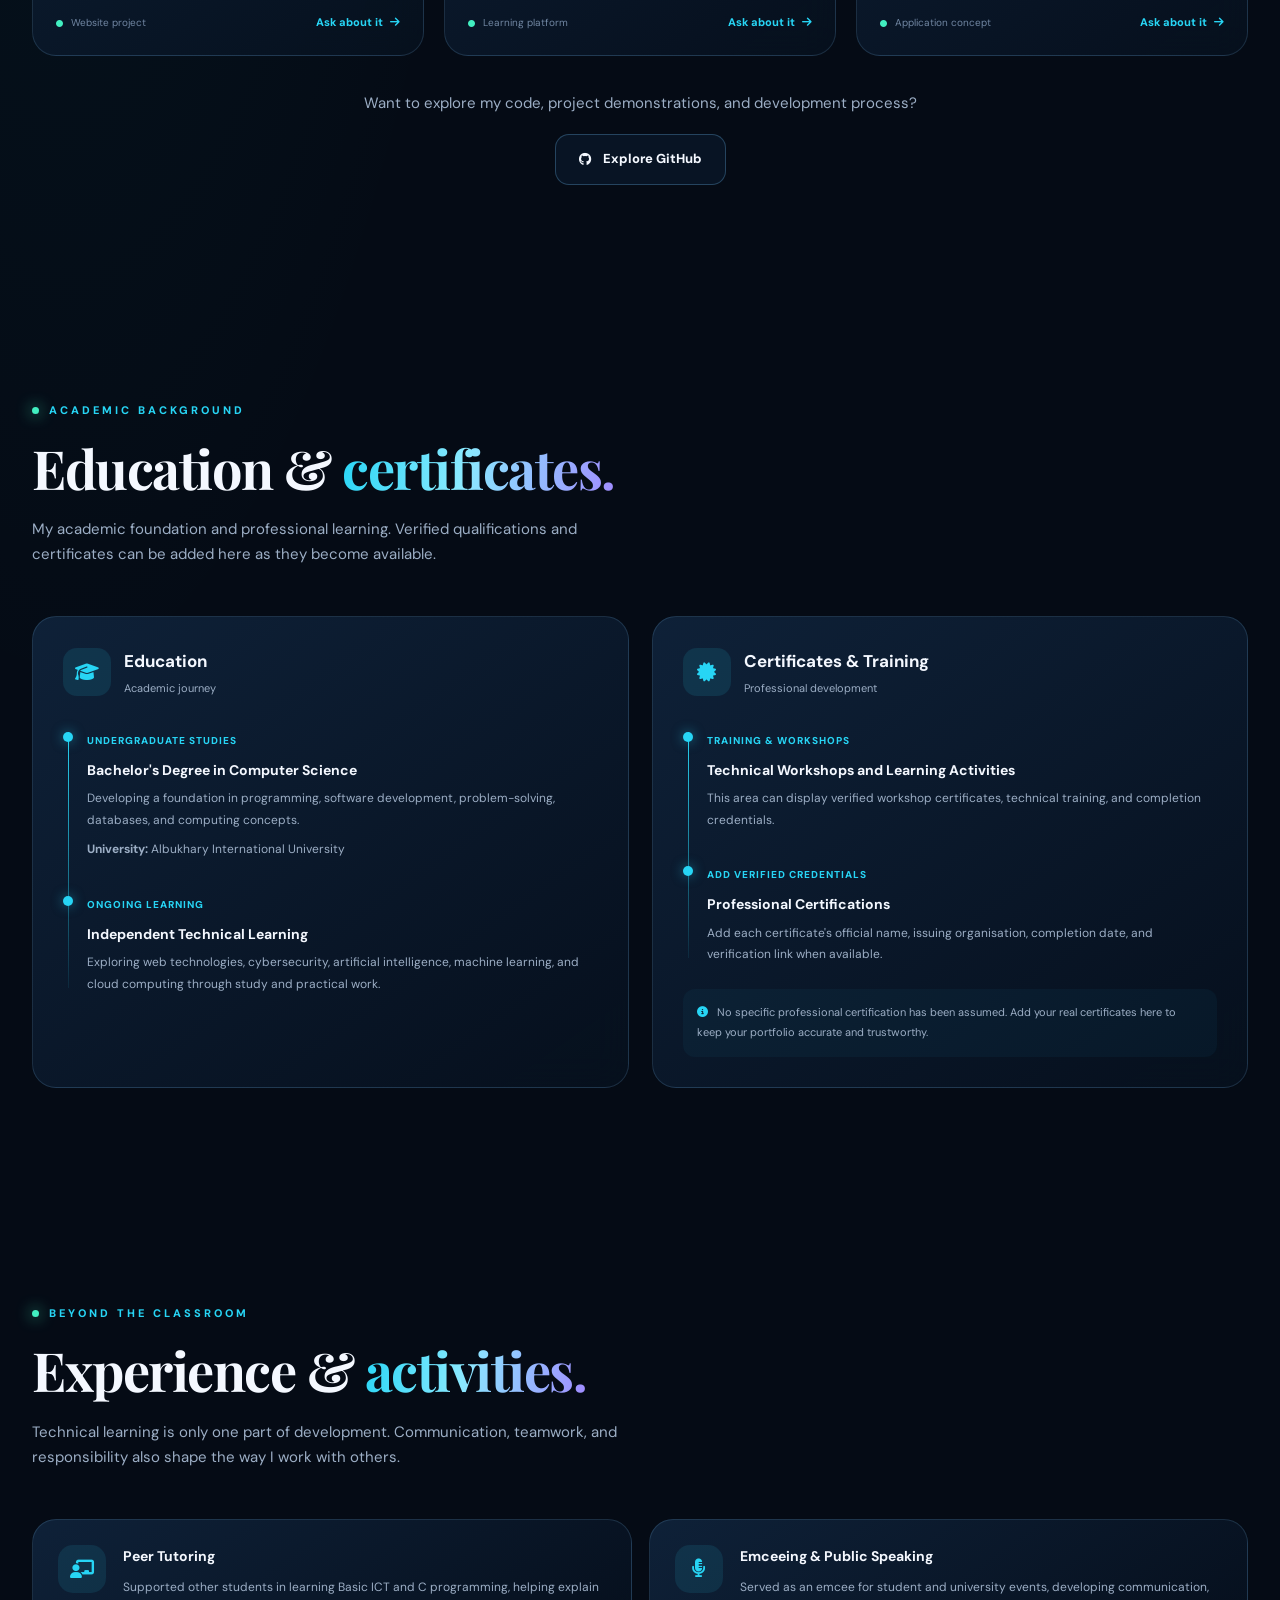
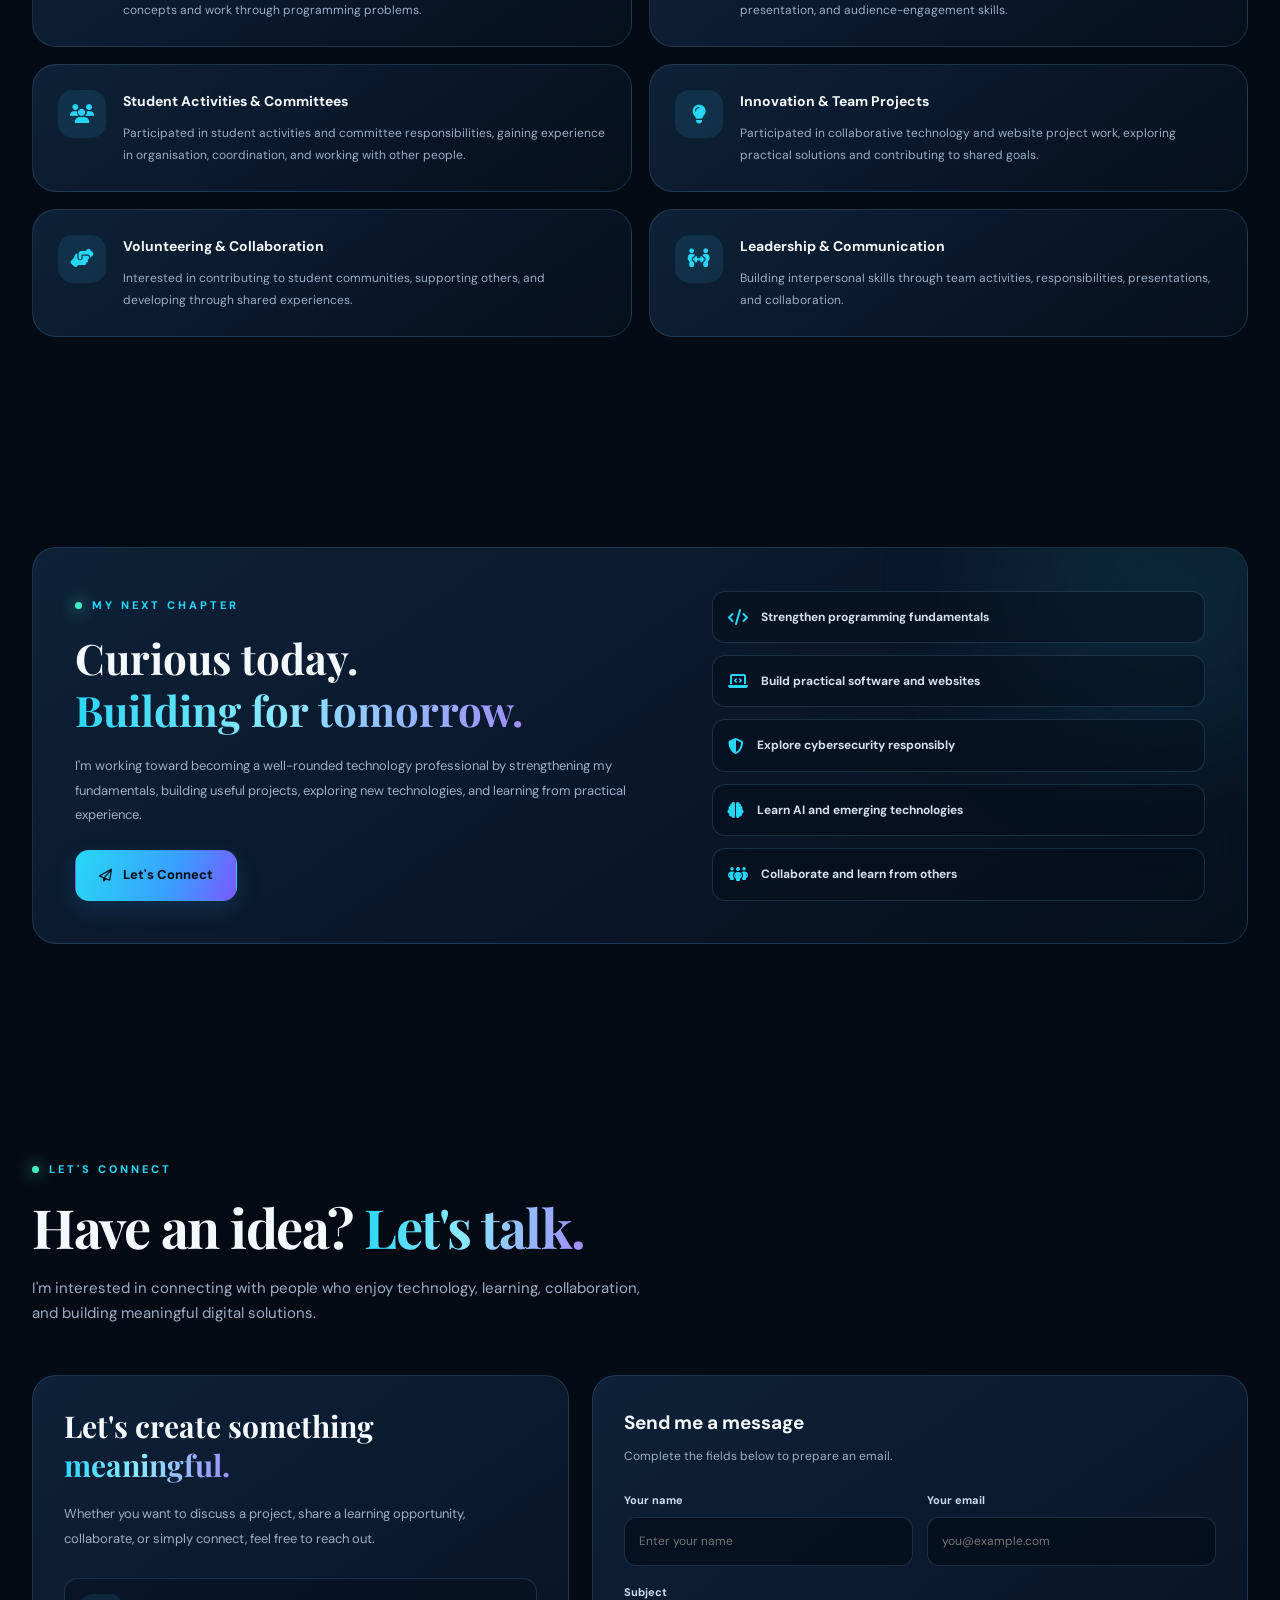
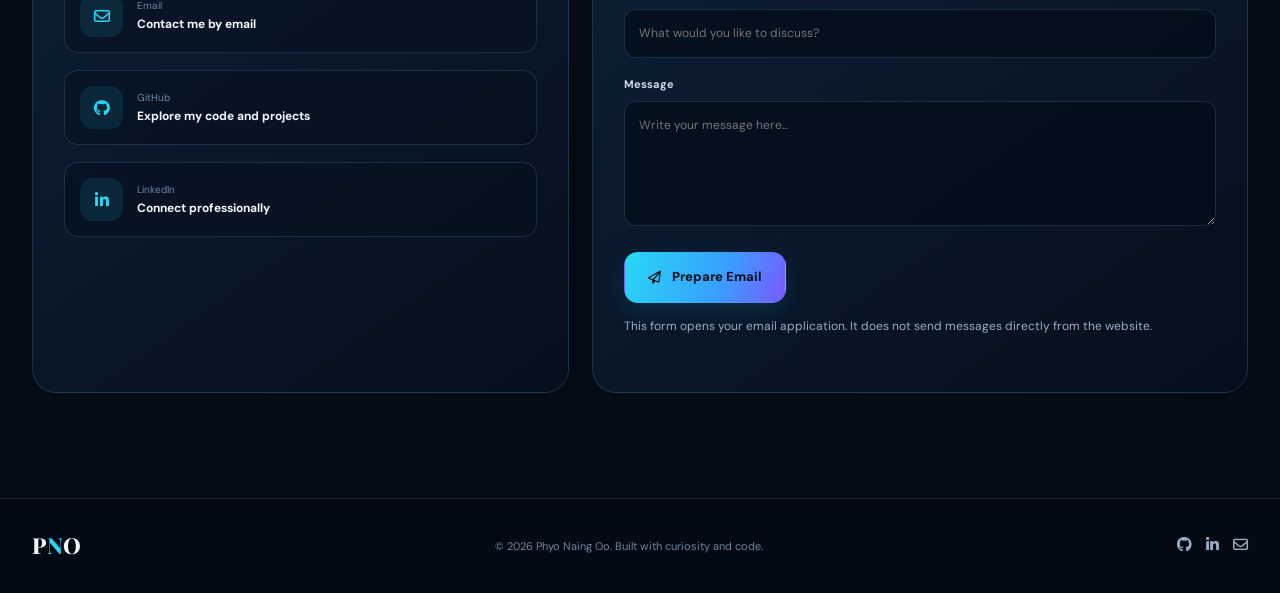
<file: index_backup.html>
<!DOCTYPE html>
<html lang="en">
<head>
    <meta charset="UTF-8">
    <meta name="viewport" content="width=device-width, initial-scale=1.0">

    <title>Phyo Naing Oo | Computer Science Portfolio</title>

    <meta name="description"
          content="The personal portfolio of Phyo Naing Oo, a Computer Science student exploring software development, cybersecurity, artificial intelligence, machine learning, and cloud computing.">

    <meta name="theme-color" content="#050c18">

    <!-- Fonts -->
    <link rel="preconnect" href="https://fonts.googleapis.com">
    <link rel="preconnect" href="https://fonts.gstatic.com" crossorigin>

    <link href="https://fonts.googleapis.com/css2?family=DM+Sans:wght@400;500;600;700&family=Manrope:wght@400;500;600;700;800&family=Playfair+Display:wght@600;700;800&display=swap"
          rel="stylesheet">

    <!-- Icons -->
    <link rel="stylesheet"
          href="https://cdnjs.cloudflare.com/ajax/libs/font-awesome/6.7.2/css/all.min.css">

    <style>
        /* =========================================
           1. GLOBAL DESIGN
        ========================================= */

        :root {
            --bg: #050b15;
            --bg-light: #091526;
            --panel: rgba(12, 27, 46, 0.76);
            --panel-solid: #0b192b;
            --border: rgba(117, 176, 218, 0.19);
            --border-bright: rgba(39, 213, 245, 0.45);

            --cyan: #27d5f5;
            --blue: #379bff;
            --purple: #7655ff;
            --green: #42efc1;

            --white: #f4f8ff;
            --muted: #9caec5;
            --muted-dark: #7187a3;

            --container: 1240px;
            --radius: 24px;

            --shadow:
                0 24px 70px rgba(0, 0, 0, 0.25);
        }

        * {
            margin: 0;
            padding: 0;
            box-sizing: border-box;
        }

        html {
            scroll-behavior: smooth;
            scroll-padding-top: 100px;
        }

        body {
            font-family: "DM Sans", sans-serif;
            color: var(--white);
            background:
                radial-gradient(
                    ellipse at 85% 10%,
                    rgba(20, 88, 180, 0.17),
                    transparent 34%
                ),
                radial-gradient(
                    ellipse at 5% 38%,
                    rgba(0, 190, 210, 0.08),
                    transparent 30%
                ),
                var(--bg);

            overflow-x: hidden;
            line-height: 1.7;
        }

        body::before {
            content: "";
            position: fixed;
            inset: 0;
            z-index: -1;
            pointer-events: none;

            background-image:
                linear-gradient(
                    rgba(95, 157, 205, 0.035) 1px,
                    transparent 1px
                ),
                linear-gradient(
                    90deg,
                    rgba(95, 157, 205, 0.035) 1px,
                    transparent 1px
                );

            background-size: 48px 48px;
            mask-image:
                linear-gradient(to bottom, black, transparent 85%);
        }

        a {
            color: inherit;
            text-decoration: none;
        }

        button,
        input,
        textarea {
            font: inherit;
        }

        button {
            cursor: pointer;
        }

        img {
            display: block;
            max-width: 100%;
        }

        ::selection {
            background: rgba(39, 213, 245, 0.3);
            color: white;
        }

        .container {
            width: min(var(--container), calc(100% - 64px));
            margin-inline: auto;
        }

        .section {
            padding: 105px 0;
            position: relative;
        }

        .section-heading {
            max-width: 720px;
            margin-bottom: 48px;
        }

        .eyebrow {
            display: inline-flex;
            align-items: center;
            gap: 10px;

            color: var(--cyan);
            font-size: 11px;
            font-weight: 800;
            letter-spacing: 3px;
            text-transform: uppercase;

            margin-bottom: 17px;
        }

        .eyebrow::before {
            content: "";
            width: 7px;
            height: 7px;
            border-radius: 50%;

            background: var(--green);
            box-shadow: 0 0 15px var(--green);
        }

        .section-title {
            font-family: "Playfair Display", serif;
            font-size: clamp(34px, 4.5vw, 54px);
            line-height: 1.15;
            letter-spacing: -1.5px;
        }

        .gradient-text {
            color: var(--cyan);

            background:
                linear-gradient(
                    100deg,
                    var(--cyan),
                    #8ae9ff 45%,
                    #a08bff
                );

            -webkit-background-clip: text;
            background-clip: text;
            -webkit-text-fill-color: transparent;
        }

        .section-description {
            color: var(--muted);
            font-size: 15px;
            margin-top: 18px;
            max-width: 620px;
        }

        .glass {
            background:
                linear-gradient(
                    145deg,
                    rgba(17, 38, 63, 0.84),
                    rgba(7, 17, 31, 0.82)
                );

            border: 1px solid var(--border);
            backdrop-filter: blur(18px);
            -webkit-backdrop-filter: blur(18px);
        }

        .card {
            border-radius: var(--radius);
            transition:
                transform 0.35s ease,
                border-color 0.35s ease,
                box-shadow 0.35s ease;
        }

        .card:hover {
            transform: translateY(-6px);
            border-color: var(--border-bright);

            box-shadow:
                0 20px 55px rgba(0, 0, 0, 0.2),
                0 0 30px rgba(39, 213, 245, 0.045);
        }

        .btn {
            display: inline-flex;
            align-items: center;
            justify-content: center;
            gap: 11px;

            min-height: 51px;
            padding: 0 23px;

            border-radius: 14px;
            border: 1px solid transparent;

            font-size: 13px;
            font-weight: 800;

            transition:
                transform 0.25s ease,
                box-shadow 0.25s ease,
                background 0.25s ease;
        }

        .btn:hover {
            transform: translateY(-3px);
        }

        .btn-primary {
            color: #04111d;

            background:
                linear-gradient(
                    110deg,
                    #28d8f4,
                    #399fff 60%,
                    #7959ff
                );

            box-shadow:
                0 8px 25px rgba(40, 170, 255, 0.15);
        }

        .btn-primary:hover {
            box-shadow:
                0 12px 35px rgba(40, 170, 255, 0.3);
        }

        .btn-secondary {
            color: var(--white);
            border-color: rgba(92, 157, 207, 0.35);
            background: rgba(10, 24, 42, 0.75);
        }

        .btn-secondary:hover {
            border-color: var(--cyan);
            background: rgba(39, 213, 245, 0.07);
        }

        .text-link {
            color: var(--cyan);
            font-size: 13px;
            font-weight: 700;
        }

        /* =========================================
           2. NAVIGATION
        ========================================= */

        .site-header {
            position: sticky;
            top: 0;
            z-index: 1000;

            padding: 12px 0;

            background: rgba(5, 11, 21, 0.76);

            backdrop-filter: blur(20px);
            -webkit-backdrop-filter: blur(20px);

            border-bottom: 1px solid rgba(117, 176, 218, 0.08);
        }

        .navbar {
            min-height: 66px;

            display: grid;
            grid-template-columns: 1fr auto 1fr;
            align-items: center;

            gap: 25px;
            padding: 0 25px;

            border-radius: 20px;
            border: 1px solid var(--border);

            background: rgba(5, 13, 25, 0.8);
        }

        .brand {
            justify-self: start;

            font-family: "Playfair Display", serif;
            font-size: 30px;
            font-weight: 800;
            letter-spacing: -2px;
        }

        .brand span {
            color: var(--cyan);
        }

        .nav-links {
            display: flex;
            align-items: center;
            justify-content: center;
            gap: 26px;

            list-style: none;
        }

        .nav-links a {
            position: relative;

            color: #bdc9da;
            font-size: 12px;
            font-weight: 700;

            transition: color 0.25s ease;
        }

        .nav-links a::after {
            content: "";
            position: absolute;
            left: 0;
            bottom: -10px;

            width: 0;
            height: 2px;

            background: var(--cyan);
            box-shadow: 0 0 12px var(--cyan);

            transition: width 0.25s ease;
        }

        .nav-links a:hover,
        .nav-links a.active {
            color: var(--cyan);
        }

        .nav-links a:hover::after,
        .nav-links a.active::after {
            width: 100%;
        }

        .nav-action {
            justify-self: end;
        }

        .nav-action .btn {
            min-height: 43px;
            padding: 0 17px;
            border-radius: 13px;
        }

        .menu-toggle {
            display: none;

            width: 44px;
            height: 44px;

            border: 1px solid var(--border);
            border-radius: 12px;

            background: var(--panel);
            color: var(--white);
        }

        .scroll-progress {
            position: absolute;
            bottom: -1px;
            left: 0;

            width: 0;
            height: 2px;

            background: linear-gradient(
                90deg,
                var(--cyan),
                var(--purple)
            );

            box-shadow: 0 0 10px var(--cyan);
        }

        /* =========================================
           3. HERO / HOMEPAGE
        ========================================= */

        .hero {
            min-height: 650px;

            display: flex;
            align-items: center;

            padding: 40px 0 55px;
            overflow: hidden;
        }

        .hero-grid {
            display: grid;

            grid-template-columns:
                minmax(0, 1.04fr)
                minmax(0, 0.96fr);

            align-items: center;

            gap: 20px;
        }

        .hero-content {
            position: relative;
            z-index: 5;

            min-width: 0;
            padding: 10px 0;
        }

        .availability {
            display: inline-flex;
            align-items: center;
            gap: 10px;

            margin-bottom: 25px;

            color: #a8bbd1;
            font-size: 11px;
            font-weight: 800;
            letter-spacing: 3px;
            text-transform: uppercase;
        }

        .availability-dot {
            width: 8px;
            height: 8px;
            border-radius: 50%;

            background: var(--green);
            box-shadow: 0 0 15px var(--green);

            animation: pulse 2s infinite;
        }

        .hero h1 {
            font-family: "Playfair Display", serif;

            font-size: clamp(45px, 5.2vw, 76px);
            font-weight: 800;

            line-height: 1.1;
            letter-spacing: -3px;

            white-space: nowrap;
            margin-bottom: 20px;
        }

        .hero-role {
            max-width: 630px;

            font-family: "Playfair Display", serif;
            font-size: clamp(18px, 2vw, 24px);
            line-height: 1.5;

            margin-bottom: 18px;
        }

        .hero-role .role-divider {
            color: var(--cyan);
        }

        .hero-description {
            max-width: 570px;

            color: var(--muted);
            font-size: 14px;
            line-height: 1.95;

            margin-bottom: 27px;
        }

        .hero-description strong {
            color: #e8f4ff;
            font-weight: 700;
        }

        .hero-buttons {
            display: flex;
            flex-wrap: wrap;
            gap: 12px;
            margin-bottom: 28px;
        }

        .social-row {
            display: flex;
            align-items: center;
            gap: 11px;
        }

        .social-link {
            display: inline-flex;
            align-items: center;
            justify-content: center;

            width: 43px;
            height: 43px;

            border-radius: 50%;
            border: 1px solid rgba(104, 166, 214, 0.36);

            color: #d9e9f9;
            background: rgba(12, 29, 48, 0.8);

            transition:
                transform 0.25s ease,
                color 0.25s ease,
                border-color 0.25s ease,
                background 0.25s ease;
        }

        .social-link:hover {
            color: var(--cyan);
            border-color: var(--cyan);
            background: rgba(39, 213, 245, 0.1);
            transform: translateY(-4px);
        }

        .social-caption {
            border-left: 1px solid var(--border);
            padding-left: 15px;
            margin-left: 4px;

            color: var(--muted-dark);
            font-size: 10px;
            line-height: 1.7;
        }

        /* Portrait composition */

        .hero-visual {
            position: relative;

            display: flex;
            justify-content: center;
            align-items: center;

            min-width: 0;
            min-height: 510px;

            isolation: isolate;
            perspective: 1000px;
        }

        .visual-glow {
            position: absolute;
            z-index: -3;

            width: 390px;
            height: 390px;

            border-radius: 50%;

            background: rgba(20, 111, 236, 0.17);
            filter: blur(65px);
        }

        .orbit {
            position: absolute;
            z-index: -2;

            width: 420px;
            height: 420px;

            border: 1px solid rgba(43, 171, 255, 0.46);
            border-radius: 50%;

            transform: rotateX(62deg) rotateZ(-20deg);

            box-shadow:
                0 0 25px rgba(43, 171, 255, 0.08),
                inset 0 0 25px rgba(43, 171, 255, 0.05);

            animation: orbitFloat 8s ease-in-out infinite;
        }

        .orbit-two {
            width: 370px;
            height: 470px;

            border-color: rgba(112, 100, 255, 0.33);

            transform: rotateX(60deg) rotateZ(35deg);

            animation-delay: -3s;
        }

        .portrait-frame {
            position: relative;
            z-index: 1;

            width: min(80%, 390px);
            height: 475px;

            border: 1px solid rgba(39, 213, 245, 0.65);

            border-radius: 190px 190px 28px 28px;

            overflow: hidden;

            background:
                linear-gradient(
                    155deg,
                    rgba(34, 108, 166, 0.3),
                    rgba(6, 17, 31, 0.9)
                );

            box-shadow:
                0 0 0 9px rgba(39, 213, 245, 0.025),
                0 0 35px rgba(39, 213, 245, 0.14),
                0 30px 90px rgba(0, 0, 0, 0.35);

            transform: translateY(-8px);
            transition: transform 0.4s ease;
        }

        .portrait-frame:hover {
            transform: translateY(-12px) rotateY(-2deg);
        }

        .portrait-frame::before {
            content: "";
            position: absolute;
            inset: 0;
            z-index: 2;

            pointer-events: none;

            background:
                linear-gradient(
                    to bottom,
                    transparent 65%,
                    rgba(4, 11, 21, 0.85)
                );
        }

        .portrait-frame img {
            width: 100%;
            height: 100%;

            object-fit: cover;
            object-position: center 20%;
        }

        .portrait-caption {
            position: absolute;
            z-index: 3;

            bottom: 19px;
            left: 12px;
            right: 12px;

            text-align: center;
        }

        .portrait-caption strong {
            display: block;

            font-size: 11px;
            font-weight: 800;
            letter-spacing: 2px;
        }

        .portrait-caption span {
            display: block;

            color: var(--cyan);
            font-size: 10px;
            font-weight: 700;
            letter-spacing: 1.5px;

            margin-top: 5px;
        }

        /* Floating glass cards */

        .float-card {
            position: absolute;
            z-index: 4;

            display: flex;
            align-items: center;
            gap: 12px;

            max-width: 205px;
            min-width: 180px;

            padding: 14px 15px;

            border-radius: 16px;
            border: 1px solid rgba(51, 184, 239, 0.4);

            background: rgba(7, 22, 39, 0.84);

            backdrop-filter: blur(20px);
            -webkit-backdrop-filter: blur(20px);

            box-shadow:
                0 15px 40px rgba(0, 0, 0, 0.28),
                inset 0 1px 0 rgba(255, 255, 255, 0.04);

            animation: floatCard 6s ease-in-out infinite;
        }

        .float-icon {
            flex-shrink: 0;

            display: flex;
            align-items: center;
            justify-content: center;

            width: 36px;
            height: 36px;

            border-radius: 12px;

            color: var(--cyan);
            background: rgba(39, 213, 245, 0.1);

            font-size: 17px;
        }

        .float-card strong {
            display: block;
            font-size: 11px;
            line-height: 1.5;
        }

        .float-card small {
            display: block;

            color: var(--muted);
            font-size: 9px;
            line-height: 1.5;

            margin-top: 4px;
        }

        .card-ai {
            top: 13%;
            left: 0;
        }

        .card-web {
            bottom: 13%;
            left: 0;

            animation-delay: -2s;
        }

        .card-cloud {
            top: 29%;
            right: 0;

            animation-delay: -3s;
        }

        .card-security {
            bottom: 27%;
            right: 0;

            animation-delay: -1s;
        }

        .decor-dot {
            position: absolute;
            z-index: -1;

            width: 9px;
            height: 9px;

            border-radius: 50%;

            background: var(--cyan);
            box-shadow: 0 0 18px var(--cyan);
        }

        .dot-one {
            top: 15%;
            right: 8%;
        }

        .dot-two {
            bottom: 13%;
            left: 12%;

            width: 6px;
            height: 6px;

            background: var(--purple);
            box-shadow: 0 0 16px var(--purple);
        }

        .hero-bottom {
            display: flex;
            align-items: center;
            justify-content: center;
            gap: 10px;

            margin-top: 10px;

            color: var(--muted-dark);
            font-size: 10px;
            letter-spacing: 1.5px;
            text-transform: uppercase;
        }

        .hero-bottom i {
            color: var(--cyan);
        }

        /* =========================================
           4. QUICK INTRO STRIP
        ========================================= */

        .intro-strip {
            padding: 0 0 45px;
        }

        .intro-grid {
            display: grid;
            grid-template-columns: repeat(3, 1fr);
            gap: 16px;
        }

        .intro-item {
            display: flex;
            align-items: center;
            gap: 15px;

            padding: 22px;

            border-radius: 18px;
        }

        .intro-icon {
            display: flex;
            align-items: center;
            justify-content: center;

            flex-shrink: 0;

            width: 46px;
            height: 46px;

            border-radius: 14px;

            color: var(--cyan);
            background: rgba(39, 213, 245, 0.1);

            font-size: 18px;
        }

        .intro-item strong {
            display: block;
            font-size: 13px;
        }

        .intro-item span {
            display: block;

            color: var(--muted);
            font-size: 11px;

            margin-top: 3px;
        }

        /* =========================================
           5. ABOUT ME
        ========================================= */

        .about-grid {
            display: grid;
            grid-template-columns: 0.85fr 1.15fr;
            gap: 24px;
        }

        .about-visual {
            position: relative;
            overflow: hidden;

            min-height: 430px;
            padding: 32px;

            display: flex;
            flex-direction: column;
            justify-content: space-between;
        }

        .about-monogram {
            font-family: "Playfair Display", serif;
            font-size: clamp(90px, 12vw, 155px);
            font-weight: 800;
            letter-spacing: -8px;
            line-height: 1;

            color: rgba(39, 213, 245, 0.13);
        }

        .about-orb {
            position: absolute;
            top: 30px;
            right: -40px;

            width: 220px;
            height: 220px;

            border-radius: 50%;

            background: rgba(39, 213, 245, 0.12);
            filter: blur(55px);
        }

        .about-visual-bottom {
            position: relative;
            z-index: 2;
        }

        .about-visual h3 {
            font-family: "Playfair Display", serif;
            font-size: 30px;
            line-height: 1.25;

            margin-bottom: 12px;
        }

        .about-visual p {
            color: var(--muted);
            font-size: 13px;
        }

        .about-content {
            padding: 32px;
        }

        .about-content p {
            color: var(--muted);
            font-size: 14px;
            line-height: 1.95;

            margin-bottom: 16px;
        }

        .about-content strong {
            color: var(--white);
        }

        .value-tags {
            display: flex;
            flex-wrap: wrap;
            gap: 9px;

            margin-top: 24px;
        }

        .tag {
            display: inline-flex;
            align-items: center;
            gap: 7px;

            padding: 9px 13px;

            border-radius: 30px;
            border: 1px solid rgba(39, 213, 245, 0.22);

            color: #bfefff;
            background: rgba(39, 213, 245, 0.06);

            font-size: 10px;
            font-weight: 700;
        }

        /* =========================================
           6. TECHNOLOGY INTERESTS
        ========================================= */

        .interest-grid {
            display: grid;
            grid-template-columns: repeat(4, minmax(0, 1fr));
            gap: 17px;
        }

        .interest-card {
            position: relative;
            overflow: hidden;

            min-height: 235px;
            padding: 25px;
        }

        .interest-card::before {
            content: "";

            position: absolute;
            right: -45px;
            top: -45px;

            width: 130px;
            height: 130px;

            border-radius: 50%;

            background: rgba(39, 213, 245, 0.08);
            filter: blur(28px);

            transition: transform 0.4s ease;
        }

        .interest-card:hover::before {
            transform: scale(1.7);
        }

        .interest-icon {
            display: flex;
            align-items: center;
            justify-content: center;

            width: 51px;
            height: 51px;

            margin-bottom: 22px;

            border-radius: 16px;

            color: var(--cyan);
            background: rgba(39, 213, 245, 0.11);

            font-size: 21px;
        }

        .interest-card h3 {
            font-size: 16px;
            margin-bottom: 10px;
        }

        .interest-card p {
            color: var(--muted);
            font-size: 12px;
            line-height: 1.8;
        }

        .interest-number {
            position: absolute;
            top: 21px;
            right: 22px;

            color: rgba(176, 215, 255, 0.2);

            font-size: 12px;
            font-weight: 800;
        }

        /* =========================================
           7. SKILLS
        ========================================= */

        .skills-grid {
            display: grid;
            grid-template-columns: repeat(3, minmax(0, 1fr));
            gap: 17px;
        }

        .skill-card {
            padding: 26px;
        }

        .skill-card-heading {
            display: flex;
            align-items: center;
            gap: 13px;

            margin-bottom: 22px;
        }

        .skill-icon {
            display: flex;
            align-items: center;
            justify-content: center;

            flex-shrink: 0;

            width: 46px;
            height: 46px;

            border-radius: 14px;

            color: var(--cyan);
            background: rgba(39, 213, 245, 0.11);

            font-size: 19px;
        }

        .skill-card h3 {
            font-size: 15px;
        }

        .skill-card-heading p {
            color: var(--muted-dark);
            font-size: 11px;

            margin-top: 3px;
        }

        .skill-tags {
            display: flex;
            flex-wrap: wrap;
            gap: 9px;
        }

        .skill-tag {
            padding: 9px 12px;

            border-radius: 10px;
            border: 1px solid rgba(114, 164, 209, 0.13);

            color: #c5d4e8;
            background: rgba(30, 51, 77, 0.56);

            font-size: 11px;
            font-weight: 700;

            transition:
                color 0.25s ease,
                border-color 0.25s ease,
                transform 0.25s ease;
        }

        .skill-tag:hover {
            color: var(--cyan);
            border-color: var(--border-bright);
            transform: translateY(-2px);
        }

        .skills-note {
            display: flex;
            align-items: flex-start;
            gap: 13px;

            margin-top: 24px;
            padding: 18px 20px;

            border-radius: 16px;
            border: 1px solid rgba(39, 213, 245, 0.17);

            color: var(--muted);
            background: rgba(39, 213, 245, 0.04);

            font-size: 12px;
        }

        .skills-note i {
            color: var(--cyan);
            margin-top: 4px;
        }

        /* =========================================
           8. PROJECTS
        ========================================= */

        .project-toolbar {
            display: flex;
            flex-wrap: wrap;
            align-items: center;
            justify-content: space-between;
            gap: 20px;

            margin-bottom: 27px;
        }

        .project-filters {
            display: flex;
            flex-wrap: wrap;
            gap: 9px;
        }

        .filter-btn {
            padding: 9px 15px;

            border: 1px solid var(--border);
            border-radius: 30px;

            color: var(--muted);
            background: rgba(9, 21, 37, 0.7);

            font-size: 11px;
            font-weight: 700;

            transition: all 0.25s ease;
        }

        .filter-btn:hover,
        .filter-btn.active {
            color: #06111d;

            background: var(--cyan);
            border-color: var(--cyan);
        }

        .project-grid {
            display: grid;
            grid-template-columns: repeat(3, minmax(0, 1fr));
            gap: 20px;
        }

        .project-card {
            overflow: hidden;
            min-width: 0;
        }

        .project-card[hidden] {
            display: none !important;
        }

        .project-cover {
            position: relative;
            overflow: hidden;

            height: 185px;

            display: flex;
            align-items: center;
            justify-content: center;

            background:
                radial-gradient(
                    circle at 50% 45%,
                    rgba(39, 213, 245, 0.14),
                    transparent 60%
                ),
                linear-gradient(
                    135deg,
                    #112944,
                    #081322
                );

            border-bottom: 1px solid var(--border);
        }

        .project-cover::before {
            content: "";

            position: absolute;
            inset: 0;

            background-image:
                linear-gradient(
                    rgba(117, 176, 218, 0.07) 1px,
                    transparent 1px
                ),
                linear-gradient(
                    90deg,
                    rgba(117, 176, 218, 0.07) 1px,
                    transparent 1px
                );

            background-size: 22px 22px;
        }

        .project-cover-icon {
            position: relative;
            z-index: 1;

            display: flex;
            align-items: center;
            justify-content: center;

            width: 88px;
            height: 88px;

            border: 1px solid rgba(39, 213, 245, 0.3);
            border-radius: 27px;

            color: var(--cyan);
            background: rgba(39, 213, 245, 0.09);

            font-size: 36px;

            box-shadow:
                0 15px 35px rgba(0, 0, 0, 0.2),
                inset 0 1px 0 rgba(255, 255, 255, 0.05);

            transform: rotate(-5deg);
            transition: transform 0.4s ease;
        }

        .project-card:hover .project-cover-icon {
            transform: rotate(0deg) translateY(-5px) scale(1.05);
        }

        .project-index {
            position: absolute;
            top: 16px;
            left: 17px;

            color: rgba(220, 239, 255, 0.62);

            font-size: 10px;
            font-weight: 800;
            letter-spacing: 2px;
        }

        .project-type {
            position: absolute;
            right: 13px;
            bottom: 13px;

            padding: 5px 9px;

            border-radius: 7px;

            color: #bceeff;
            background: rgba(5, 15, 29, 0.76);

            font-size: 9px;
            font-weight: 700;
        }

        .project-content {
            padding: 23px;
        }

        .project-content h3 {
            font-size: 16px;
            line-height: 1.45;

            margin-bottom: 11px;
        }

        .project-content p {
            min-height: 76px;

            color: var(--muted);
            font-size: 12px;
            line-height: 1.85;

            margin-bottom: 18px;
        }

        .project-stack {
            display: flex;
            flex-wrap: wrap;
            gap: 7px;

            margin-bottom: 20px;
        }

        .project-stack span {
            padding: 5px 8px;

            border-radius: 7px;

            color: #a8c1db;
            background: rgba(105, 151, 201, 0.1);

            font-size: 9px;
            font-weight: 700;
        }

        .project-bottom {
            display: flex;
            align-items: center;
            justify-content: space-between;
            gap: 12px;

            padding-top: 16px;

            border-top: 1px solid var(--border);
        }

        .project-status {
            color: var(--muted-dark);
            font-size: 10px;
        }

        .project-status i {
            color: var(--green);
            font-size: 7px;
            margin-right: 5px;
        }

        .project-link {
            display: inline-flex;
            align-items: center;
            gap: 7px;

            color: var(--cyan);
            font-size: 11px;
            font-weight: 800;
        }

        .project-link:hover {
            color: white;
        }

        /* =========================================
           9. EDUCATION & CERTIFICATES
        ========================================= */

        .education-layout {
            display: grid;
            grid-template-columns: 1fr 1fr;
            gap: 23px;
        }

        .education-panel {
            padding: 30px;
        }

        .panel-heading {
            display: flex;
            align-items: center;
            gap: 13px;

            margin-bottom: 27px;
        }

        .panel-heading .skill-icon {
            width: 48px;
            height: 48px;
        }

        .panel-heading h3 {
            font-size: 17px;
        }

        .panel-heading p {
            color: var(--muted);
            font-size: 11px;
            margin-top: 3px;
        }

        .timeline {
            position: relative;
            padding-left: 24px;
        }

        .timeline::before {
            content: "";

            position: absolute;
            left: 5px;
            top: 7px;
            bottom: 8px;

            width: 1px;

            background:
                linear-gradient(
                    to bottom,
                    var(--cyan),
                    rgba(39, 213, 245, 0.08)
                );
        }

        .timeline-item {
            position: relative;
            padding-bottom: 28px;
        }

        .timeline-item:last-child {
            padding-bottom: 0;
        }

        .timeline-item::before {
            content: "";

            position: absolute;
            left: -24px;
            top: 7px;

            width: 10px;
            height: 10px;

            border-radius: 50%;

            background: var(--cyan);
            box-shadow: 0 0 12px rgba(39, 213, 245, 0.5);
        }

        .timeline-date {
            color: var(--cyan);

            font-size: 10px;
            font-weight: 800;
            letter-spacing: 1px;
            text-transform: uppercase;
        }

        .timeline-item h4 {
            font-size: 14px;
            line-height: 1.6;

            margin: 7px 0;
        }

        .timeline-item p {
            color: var(--muted);
            font-size: 12px;
            line-height: 1.8;
        }

        .certificate-note {
            margin-top: 23px;
            padding: 14px;

            border-radius: 12px;

            color: var(--muted);
            background: rgba(39, 213, 245, 0.045);

            font-size: 11px;
            line-height: 1.8;
        }

        .certificate-note i {
            color: var(--cyan);
            margin-right: 6px;
        }

        /* =========================================
           10. EXPERIENCE & ACTIVITIES
        ========================================= */

        .experience-grid {
            display: grid;
            grid-template-columns: repeat(2, minmax(0, 1fr));
            gap: 17px;
        }

        .experience-card {
            display: flex;
            align-items: flex-start;
            gap: 17px;

            padding: 25px;
        }

        .experience-icon {
            display: flex;
            align-items: center;
            justify-content: center;

            flex-shrink: 0;

            width: 48px;
            height: 48px;

            border-radius: 15px;

            color: var(--cyan);
            background: rgba(39, 213, 245, 0.1);

            font-size: 19px;
        }

        .experience-card h3 {
            font-size: 14px;
            margin-bottom: 8px;
        }

        .experience-card p {
            color: var(--muted);
            font-size: 12px;
            line-height: 1.85;
        }

        /* =========================================
           11. LEARNING JOURNEY
        ========================================= */

        .journey-box {
            position: relative;
            overflow: hidden;

            display: grid;
            grid-template-columns: 1.1fr 0.9fr;
            align-items: center;
            gap: 35px;

            padding: 42px;
        }

        .journey-box::before {
            content: "";

            position: absolute;
            top: -120px;
            right: -80px;

            width: 330px;
            height: 330px;

            border-radius: 50%;

            background: rgba(39, 213, 245, 0.09);
            filter: blur(65px);
        }

        .journey-content {
            position: relative;
            z-index: 1;
        }

        .journey-content h3 {
            font-family: "Playfair Display", serif;
            font-size: clamp(28px, 3.4vw, 42px);
            line-height: 1.25;

            margin-bottom: 17px;
        }

        .journey-content p {
            color: var(--muted);
            font-size: 13px;
            line-height: 1.9;

            margin-bottom: 22px;
        }

        .journey-points {
            position: relative;
            z-index: 1;

            display: grid;
            gap: 12px;
        }

        .journey-point {
            display: flex;
            align-items: center;
            gap: 13px;

            padding: 15px;

            border-radius: 13px;
            border: 1px solid var(--border);

            background: rgba(5, 15, 28, 0.5);
        }

        .journey-point i {
            color: var(--cyan);
            font-size: 16px;
        }

        .journey-point span {
            color: #d3e0ef;
            font-size: 12px;
            font-weight: 700;
        }

        /* =========================================
           12. CONTACT
        ========================================= */

        .contact-grid {
            display: grid;
            grid-template-columns: 0.9fr 1.1fr;
            gap: 23px;
        }

        .contact-info {
            padding: 31px;
        }

        .contact-info h3 {
            font-family: "Playfair Display", serif;
            font-size: 30px;
            line-height: 1.3;

            margin-bottom: 17px;
        }

        .contact-info > p {
            color: var(--muted);
            font-size: 13px;
            line-height: 1.9;

            margin-bottom: 27px;
        }

        .contact-method {
            display: flex;
            align-items: center;
            gap: 14px;

            margin-bottom: 17px;
            padding: 15px;

            border: 1px solid var(--border);
            border-radius: 14px;

            background: rgba(6, 17, 31, 0.55);
        }

        .contact-method-icon {
            display: flex;
            align-items: center;
            justify-content: center;

            flex-shrink: 0;

            width: 43px;
            height: 43px;

            border-radius: 13px;

            color: var(--cyan);
            background: rgba(39, 213, 245, 0.1);
        }

        .contact-method small {
            display: block;
            color: var(--muted-dark);
            font-size: 10px;
        }

        .contact-method strong {
            display: block;
            font-size: 12px;
            overflow-wrap: anywhere;
        }

        .contact-form {
            padding: 31px;
        }

        .contact-form h3 {
            font-size: 19px;
            margin-bottom: 7px;
        }

        .contact-form > p {
            color: var(--muted);
            font-size: 12px;

            margin-bottom: 24px;
        }

        .form-row {
            display: grid;
            grid-template-columns: 1fr 1fr;
            gap: 14px;
        }

        .form-group {
            margin-bottom: 17px;
        }

        .form-group label {
            display: block;

            color: #cfdeee;
            font-size: 11px;
            font-weight: 700;

            margin-bottom: 8px;
        }

        .form-group input,
        .form-group textarea {
            width: 100%;

            padding: 13px 14px;

            border: 1px solid rgba(112, 163, 211, 0.2);
            border-radius: 12px;

            outline: none;

            color: var(--white);
            background: rgba(4, 13, 25, 0.7);

            font-size: 12px;

            transition:
                border-color 0.25s ease,
                box-shadow 0.25s ease;
        }

        .form-group input:focus,
        .form-group textarea:focus {
            border-color: var(--cyan);
            box-shadow: 0 0 0 3px rgba(39, 213, 245, 0.08);
        }

        .form-group textarea {
            min-height: 125px;
            resize: vertical;
        }

        .form-note {
            color: var(--muted-dark);
            font-size: 10px;
            line-height: 1.8;

            margin-top: 13px;
        }

        /* =========================================
           13. FOOTER
        ========================================= */

        .site-footer {
            padding: 28px 0;

            border-top: 1px solid var(--border);

            background: rgba(4, 10, 19, 0.7);
        }

        .footer-inner {
            display: flex;
            align-items: center;
            justify-content: space-between;
            gap: 20px;
        }

        .footer-brand {
            font-family: "Playfair Display", serif;
            font-size: 22px;
            font-weight: 800;
        }

        .footer-brand span {
            color: var(--cyan);
        }

        .footer-inner p {
            color: var(--muted-dark);
            font-size: 11px;
        }

        .footer-socials {
            display: flex;
            gap: 14px;
        }

        .footer-socials a {
            color: var(--muted);
            font-size: 15px;
            transition: color 0.2s ease;
        }

        .footer-socials a:hover {
            color: var(--cyan);
        }

        /* Back-to-top button */

        .back-to-top {
            position: fixed;
            right: 24px;
            bottom: 24px;
            z-index: 900;

            display: flex;
            align-items: center;
            justify-content: center;

            width: 45px;
            height: 45px;

            border-radius: 14px;
            border: 1px solid var(--border-bright);

            color: var(--cyan);
            background: rgba(7, 20, 36, 0.9);

            box-shadow: var(--shadow);

            opacity: 0;
            visibility: hidden;
            transform: translateY(10px);

            transition: all 0.25s ease;
        }

        .back-to-top.visible {
            opacity: 1;
            visibility: visible;
            transform: translateY(0);
        }

        /* =========================================
           14. ANIMATIONS
        ========================================= */

        @keyframes floatCard {
            0%, 100% {
                transform: translateY(0);
            }

            50% {
                transform: translateY(-9px);
            }
        }

        @keyframes orbitFloat {
            0%, 100% {
                translate: 0 0;
            }

            50% {
                translate: 0 -8px;
            }
        }

        @keyframes pulse {
            0%, 100% {
                box-shadow: 0 0 8px var(--green);
            }

            50% {
                box-shadow: 0 0 20px var(--green);
            }
        }

        .reveal {
            opacity: 0;
            transform: translateY(22px);

            transition:
                opacity 0.7s ease,
                transform 0.7s ease;
        }

        .reveal.visible {
            opacity: 1;
            transform: translateY(0);
        }

        /* =========================================
           15. RESPONSIVE DESIGN
        ========================================= */

        @media (min-width: 1450px) {
            .hero h1 {
                font-size: 78px;
            }
        }

        @media (max-width: 1100px) {
            .container {
                width: min(var(--container), calc(100% - 42px));
            }

            .navbar {
                gap: 15px;
                padding-inline: 18px;
            }

            .nav-links {
                gap: 16px;
            }

            .nav-links a {
                font-size: 11px;
            }

            .hero-grid {
                gap: 10px;
            }

            .hero h1 {
                font-size: clamp(43px, 5.5vw, 64px);
                letter-spacing: -2.5px;
            }

            .hero-visual {
                min-height: 470px;
            }

            .portrait-frame {
                width: 78%;
                height: 420px;
            }

            .orbit {
                width: 360px;
                height: 360px;
            }

            .orbit-two {
                width: 330px;
                height: 420px;
            }

            .float-card {
                min-width: 155px;
                max-width: 175px;
                padding: 11px;
                gap: 8px;
            }

            .float-icon {
                width: 31px;
                height: 31px;
                font-size: 14px;
            }

            .float-card strong {
                font-size: 10px;
            }

            .float-card small {
                font-size: 8px;
            }

            .interest-grid {
                grid-template-columns: repeat(2, minmax(0, 1fr));
            }

            .project-grid {
                grid-template-columns: repeat(2, minmax(0, 1fr));
            }
        }

        @media (max-width: 850px) {
            .navbar {
                display: flex;
                justify-content: space-between;
            }

            .nav-action {
                margin-left: auto;
            }

            .menu-toggle {
                display: inline-flex;
                align-items: center;
                justify-content: center;
            }

            .nav-links {
                position: absolute;
                top: calc(100% + 8px);
                left: 0;
                right: 0;

                display: none;
                flex-direction: column;
                align-items: stretch;
                gap: 0;

                padding: 12px;

                border: 1px solid var(--border);
                border-radius: 18px;

                background: rgba(6, 15, 28, 0.97);

                box-shadow: var(--shadow);
            }

            .nav-links.open {
                display: flex;
            }

            .nav-links li a {
                display: block;
                padding: 13px 14px;
                font-size: 13px;
            }

            .nav-links a::after {
                display: none;
            }

            .hero {
                padding-top: 35px;
            }

            .hero-grid {
                grid-template-columns: minmax(0, 1fr);
                gap: 10px;
            }

            .hero-content {
                max-width: 720px;
            }

            .hero h1 {
                font-size: clamp(49px, 8vw, 75px);
                white-space: normal;
            }

            .hero-description {
                max-width: 650px;
            }

            .hero-visual {
                width: 100%;
                min-height: 510px;
                margin-top: 0;
            }

            .portrait-frame {
                width: min(72%, 370px);
                height: 450px;
            }

            .orbit {
                width: 410px;
                height: 410px;
            }

            .orbit-two {
                width: 360px;
                height: 460px;
            }

            .float-card {
                min-width: 180px;
                max-width: 200px;
                padding: 13px;
            }

            .float-card strong {
                font-size: 11px;
            }

            .float-card small {
                font-size: 9px;
            }

            .card-ai {
                left: 4%;
                top: 10%;
            }

            .card-web {
                left: 4%;
                bottom: 9%;
            }

            .card-cloud {
                right: 4%;
                top: 28%;
            }

            .card-security {
                right: 4%;
                bottom: 25%;
            }

            .about-grid,
            .education-layout,
            .contact-grid {
                grid-template-columns: minmax(0, 1fr);
            }

            .about-visual {
                min-height: 330px;
            }

            .skills-grid {
                grid-template-columns: repeat(2, minmax(0, 1fr));
            }

            .journey-box {
                grid-template-columns: minmax(0, 1fr);
            }

            .intro-grid {
                grid-template-columns: minmax(0, 1fr);
            }

            .intro-item {
                padding: 17px;
            }
        }

        @media (max-width: 560px) {
            .container {
                width: calc(100% - 32px);
            }

            .section {
                padding: 75px 0;
            }

            .navbar {
                min-height: 58px;
                padding: 0 12px;
                gap: 8px;
            }

            .brand {
                font-size: 26px;
            }

            .nav-action .btn {
                min-height: 40px;
                padding: 0 12px;
                font-size: 11px;
            }

            .nav-action .btn i {
                display: none;
            }

            .hero {
                padding-top: 30px;
                padding-bottom: 35px;
            }

            .availability {
                font-size: 9px;
                letter-spacing: 2px;
                margin-bottom: 18px;
            }

            .hero h1 {
                font-size: clamp(42px, 11vw, 59px);
                line-height: 1.08;
                letter-spacing: -2px;
                margin-bottom: 17px;
            }

            .hero-role {
                font-size: 19px;
                line-height: 1.5;
            }

            .hero-description {
                font-size: 13px;
                line-height: 1.85;
            }

            .btn {
                min-height: 47px;
                padding: 0 16px;
                font-size: 11px;
            }

            .hero-buttons {
                gap: 9px;
            }

            .social-link {
                width: 39px;
                height: 39px;
            }

            .social-caption {
                font-size: 9px;
                padding-left: 10px;
            }

            .hero-visual {
                min-height: 420px;
            }

            .portrait-frame {
                width: min(72%, 300px);
                height: 365px;
                border-radius: 150px 150px 24px 24px;
            }

            .orbit {
                width: 310px;
                height: 310px;
            }

            .orbit-two {
                width: 290px;
                height: 370px;
            }

            .visual-glow {
                width: 260px;
                height: 260px;
            }

            .float-card {
                min-width: 0;
                width: 150px;
                max-width: 150px;

                gap: 7px;
                padding: 9px;

                border-radius: 12px;
            }

            .float-icon {
                width: 28px;
                height: 28px;
                border-radius: 9px;
                font-size: 12px;
            }

            .float-card strong {
                font-size: 9px;
            }

            .float-card small {
                font-size: 8px;
            }

            .card-ai {
                left: -1%;
                top: 8%;
            }

            .card-web {
                left: -1%;
                bottom: 7%;
            }

            .card-cloud {
                right: -1%;
                top: 28%;
            }

            .card-security {
                right: -1%;
                bottom: 24%;
            }

            .section-title {
                font-size: 35px;
            }

            .section-heading {
                margin-bottom: 32px;
            }

            .about-visual,
            .about-content,
            .education-panel,
            .contact-info,
            .contact-form {
                padding: 23px;
            }

            .about-visual {
                min-height: 300px;
            }

            .about-content p {
                font-size: 13px;
            }

            .interest-grid,
            .skills-grid,
            .project-grid,
            .experience-grid {
                grid-template-columns: minmax(0, 1fr);
            }

            .interest-card {
                min-height: 205px;
            }

            .project-cover {
                height: 190px;
            }

            .project-content p {
                min-height: 0;
            }

            .project-toolbar {
                align-items: flex-start;
            }

            .project-filters {
                gap: 7px;
            }

            .filter-btn {
                padding: 8px 11px;
                font-size: 10px;
            }

            .journey-box {
                padding: 25px;
                gap: 25px;
            }

            .form-row {
                grid-template-columns: minmax(0, 1fr);
                gap: 0;
            }

            .footer-inner {
                flex-direction: column;
                text-align: center;
            }

            .back-to-top {
                right: 14px;
                bottom: 14px;
                width: 40px;
                height: 40px;
            }
        }

        @media (prefers-reduced-motion: reduce) {
            *,
            *::before,
            *::after {
                animation-duration: 0.01ms !important;
                animation-iteration-count: 1 !important;
                scroll-behavior: auto !important;
                transition-duration: 0.01ms !important;
            }

            .reveal {
                opacity: 1;
                transform: none;
            }
        }
    </style>
</head>

<body>

    <!-- =========================================
         NAVIGATION
    ========================================== -->

    <header class="site-header">
        <div class="container">

            <nav class="navbar" aria-label="Main navigation">

                <a href="#home" class="brand" aria-label="PNO home">
                    P<span>N</span>O
                </a>

                <ul class="nav-links" id="navLinks">

                    <li><a href="#home" class="active">Home</a></li>

                    <li><a href="#about">About</a></li>

                    <li><a href="#interests">Interests</a></li>

                    <li><a href="#skills">Skills</a></li>

                    <li><a href="#projects">Projects</a></li>

                    <li><a href="#education">Education</a></li>

                    <li><a href="#experience">Experience</a></li>

                    <li><a href="#contact">Contact</a></li>

                </ul>

                <div class="nav-action">
                    <a href="#contact" class="btn btn-primary">
                        <i class="fa-regular fa-envelope"></i>
                        Let's Connect
                    </a>
                </div>

                <button
                    class="menu-toggle"
                    id="menuToggle"
                    aria-label="Open navigation menu"
                    aria-expanded="false"
                    aria-controls="navLinks">

                    <i class="fa-solid fa-bars"></i>

                </button>

            </nav>

        </div>

        <div class="scroll-progress" id="scrollProgress"></div>

    </header>


    <main>

        <!-- =========================================
             HERO
        ========================================== -->

        <section class="hero" id="home">

            <div class="container">

                <div class="hero-grid">

                    <!-- LEFT: INTRODUCTION -->

                    <div class="hero-content">

                        <div class="availability">
                            <span class="availability-dot"></span>
                            Computer Science Student
                        </div>

                        <h1>
                            Phyo
                            <span class="gradient-text">Naing</span>
                            Oo<span class="gradient-text">.</span>
                        </h1>

                        <h2 class="hero-role">
                            Cybersecurity Enthusiast
                            <span class="role-divider">|</span>
                            Exploring AI, Machine Learning,
                            Cloud Computing & Web Development
                        </h2>

                        <p class="hero-description">
                            I'm a Computer Science student passionate about
                            <strong>technology, problem-solving, and continuous
                            learning.</strong>
                            I'm exploring emerging technologies and working
                            toward building useful digital solutions that
                            can make a positive difference in people's lives.
                        </p>

                        <div class="hero-buttons">

                            <a href="#projects" class="btn btn-primary">
                                <i class="fa-solid fa-arrow-right"></i>
                                Explore My Projects
                            </a>

                            <a href="#contact" class="btn btn-secondary">
                                <i class="fa-regular fa-envelope"></i>
                                Get in Touch
                            </a>

                        </div>

                        <div class="social-row">

                            <!-- Replace # with your real profile URLs -->

                            <a
                                href="https://https://github.com/Bo-arm/"
                                target="_blank"
                                rel="noopener noreferrer"
                                class="social-link"
                                aria-label="GitHub">

                                <i class="fa-brands fa-github"></i>

                            </a>

                            <a
                                href="https://www.linkedin.com/in/phyo-naing-oo-12037b388/"
                                target="_blank"
                                rel="noopener noreferrer"
                                class="social-link"
                                aria-label="LinkedIn">

                                <i class="fa-brands fa-linkedin-in"></i>

                            </a>

                            <a
                                href="#contact"
                                class="social-link"
                                aria-label="Email">

                                <i class="fa-regular fa-envelope"></i>

                            </a>

                            <div class="social-caption">
                                Connect with me<br>
                                Let's build something meaningful.
                            </div>

                        </div>

                    </div>


                    <!-- RIGHT: PROFILE PHOTO AND FLOATING CARDS -->

                    <div class="hero-visual" id="heroVisual">

                        <div class="visual-glow"></div>

                        <div class="orbit"></div>

                        <div class="orbit orbit-two"></div>

                        <span class="decor-dot dot-one"></span>
                        <span class="decor-dot dot-two"></span>


                        <!-- Your real photo -->
                        <div class="portrait-frame">

                            <img
                                src="profile.jpg"
                                alt="Formal portrait of Phyo Naing Oo"
                                fetchpriority="high"
                                onerror="this.onerror=null; this.src=''; this.alt='Please place profile.png in the same folder as index.html'; this.parentElement.classList.add('image-missing');">

                            <div class="portrait-caption">

                                <strong>PHYO NAING OO</strong>

                                <span>
                                    TECHNOLOGY · LEARNING · INNOVATION
                                </span>

                            </div>

                        </div>


                        <!-- Floating AI card -->
                        <div class="float-card card-ai">

                            <div class="float-icon">
                                <i class="fa-solid fa-brain"></i>
                            </div>

                            <div>
                                <strong>AI & Machine Learning</strong>
                                <small>Exploring intelligent systems</small>
                            </div>

                        </div>


                        <!-- Floating Web Development card -->
                        <div class="float-card card-web">

                            <div class="float-icon">
                                <i class="fa-solid fa-code"></i>
                            </div>

                            <div>
                                <strong>Web Development</strong>
                                <small>Creating digital experiences</small>
                            </div>

                        </div>


                        <!-- Floating Cloud card -->
                        <div class="float-card card-cloud">

                            <div class="float-icon">
                                <i class="fa-solid fa-cloud"></i>
                            </div>

                            <div>
                                <strong>Cloud Computing</strong>
                                <small>Learning modern infrastructure</small>
                            </div>

                        </div>


                        <!-- Floating Cybersecurity card -->
                        <div class="float-card card-security">

                            <div class="float-icon">
                                <i class="fa-solid fa-shield-halved"></i>
                            </div>

                            <div>
                                <strong>Cybersecurity</strong>
                                <small>Exploring digital security</small>
                            </div>

                        </div>

                    </div>

                </div>


                <div class="hero-bottom">
                    <i class="fa-solid fa-computer-mouse"></i>
                    Scroll to explore
                </div>

            </div>

        </section>


        <!-- =========================================
             QUICK INTRODUCTION
        ========================================== -->

        <section class="intro-strip">

            <div class="container">

                <div class="intro-grid">

                    <div class="intro-item glass card reveal">

                        <div class="intro-icon">
                            <i class="fa-solid fa-graduation-cap"></i>
                        </div>

                        <div>
                            <strong>Computer Science</strong>
                            <span>Undergraduate studies</span>
                        </div>

                    </div>


                    <div class="intro-item glass card reveal">

                        <div class="intro-icon">
                            <i class="fa-solid fa-laptop-code"></i>
                        </div>

                        <div>
                            <strong>Learning by Building</strong>
                            <span>Programming and practical projects</span>
                        </div>

                    </div>


                    <div class="intro-item glass card reveal">

                        <div class="intro-icon">
                            <i class="fa-solid fa-people-group"></i>
                        </div>

                        <div>
                            <strong>Collaboration</strong>
                            <span>Communication and teamwork</span>
                        </div>

                    </div>

                </div>

            </div>

        </section>


        <!-- =========================================
             ABOUT ME
        ========================================== -->

        <section class="section" id="about">

            <div class="container">

                <div class="section-heading reveal">

                    <span class="eyebrow">A LITTLE ABOUT ME</span>

                    <h2 class="section-title">
                        The person behind
                        <span class="gradient-text">the code.</span>
                    </h2>

                    <p class="section-description">
                        My background, my interests, and the values that
                        guide the way I learn and build.
                    </p>

                </div>


                <div class="about-grid">

                    <div class="about-visual glass card reveal">

                        <div class="about-orb"></div>

                        <div class="about-monogram">
                            PNO
                        </div>

                        <div class="about-visual-bottom">

                            <span class="eyebrow">MY APPROACH</span>

                            <h3>
                                Learning by<br>
                                building.
                            </h3>

                            <p>
                                Developing a foundation in Computer Science
                                through programming, project work,
                                collaboration, and exploration.
                            </p>

                        </div>

                    </div>


                    <div class="about-content glass card reveal">

                        <p>
                            My name is <strong>Phyo Naing Oo</strong>, and I'm
                            an undergraduate Computer Science student.
                            I enjoy learning how software works, solving
                            problems step by step, and turning ideas into
                            practical digital experiences.
                        </p>

                        <p>
                            My technology interests include
                            <strong>web development, cybersecurity,
                            artificial intelligence, machine learning,
                            and cloud computing.</strong>
                            I'm continuing to strengthen my programming
                            fundamentals and explore how these fields
                            can solve real-world problems.
                        </p>

                        <p>
                            I also value communication, teamwork, and
                            helping others learn. Through student activities,
                            emceeing, peer tutoring, and collaborative
                            projects, I've had opportunities to practise
                            explaining ideas, working with people, and
                            taking responsibility.
                        </p>

                        <p>
                            My long-term goal is to become a capable
                            technology professional who builds
                            <strong>secure, useful, and accessible digital
                            solutions.</strong>
                            I believe that consistent learning and practical
                            experience are important parts of that journey.
                        </p>


                        <div class="value-tags">

                            <span class="tag">
                                <i class="fa-solid fa-lightbulb"></i>
                                Problem-solving
                            </span>

                            <span class="tag">
                                <i class="fa-solid fa-book-open"></i>
                                Continuous learning
                            </span>

                            <span class="tag">
                                <i class="fa-solid fa-people-group"></i>
                                Team collaboration
                            </span>

                            <span class="tag">
                                <i class="fa-solid fa-heart"></i>
                                User-focused thinking
                            </span>

                        </div>

                    </div>

                </div>

            </div>

        </section>


        <!-- =========================================
             TECHNOLOGY INTERESTS
        ========================================== -->

        <section class="section" id="interests">

            <div class="container">

                <div class="section-heading reveal">

                    <span class="eyebrow">WHAT I'M EXPLORING</span>

                    <h2 class="section-title">
                        My technology
                        <span class="gradient-text">interests.</span>
                    </h2>

                    <p class="section-description">
                        Four areas I'm interested in learning more about
                        and developing through study and practical work.
                    </p>

                </div>


                <div class="interest-grid">

                    <article class="interest-card glass card reveal">

                        <span class="interest-number">01</span>

                        <div class="interest-icon">
                            <i class="fa-solid fa-shield-halved"></i>
                        </div>

                        <h3>Cybersecurity</h3>

                        <p>
                            Exploring network security, secure systems,
                            ethical security practices, and ways to
                            protect digital information.
                        </p>

                    </article>


                    <article class="interest-card glass card reveal">

                        <span class="interest-number">02</span>

                        <div class="interest-icon">
                            <i class="fa-solid fa-brain"></i>
                        </div>

                        <h3>AI & Machine Learning</h3>

                        <p>
                            Learning how intelligent systems process
                            information and how machine learning can
                            support practical applications.
                        </p>

                    </article>


                    <article class="interest-card glass card reveal">

                        <span class="interest-number">03</span>

                        <div class="interest-icon">
                            <i class="fa-solid fa-cloud"></i>
                        </div>

                        <h3>Cloud Computing</h3>

                        <p>
                            Exploring cloud infrastructure, deployment,
                            scalable applications, and modern computing
                            services.
                        </p>

                    </article>


                    <article class="interest-card glass card reveal">

                        <span class="interest-number">04</span>

                        <div class="interest-icon">
                            <i class="fa-solid fa-code"></i>
                        </div>

                        <h3>Web Development</h3>

                        <p>
                            Building user-friendly websites and exploring
                            how frontend interfaces connect with backend
                            services and databases.
                        </p>

                    </article>

                </div>

            </div>

        </section>


        <!-- =========================================
             TECHNICAL SKILLS
        ========================================== -->

        <section class="section" id="skills">

            <div class="container">

                <div class="section-heading reveal">

                    <span class="eyebrow">MY TOOLKIT</span>

                    <h2 class="section-title">
                        Technical skills &
                        <span class="gradient-text">technologies.</span>
                    </h2>

                    <p class="section-description">
                        Programming languages, web technologies,
                        databases, and development tools I have worked
                        with or am learning.
                    </p>

                </div>


                <div class="skills-grid">

                    <!-- Programming -->

                    <article class="skill-card glass card reveal">

                        <div class="skill-card-heading">

                            <div class="skill-icon">
                                <i class="fa-solid fa-code"></i>
                            </div>

                            <div>
                                <h3>Programming</h3>
                                <p>Languages</p>
                            </div>

                        </div>

                        <div class="skill-tags">

                            <span class="skill-tag">C</span>
                            <span class="skill-tag">Java</span>
                            <span class="skill-tag">Python</span>
                            <span class="skill-tag">JavaScript</span>
                            <span class="skill-tag">TypeScript</span>

                        </div>

                    </article>


                    <!-- Web -->

                    <article class="skill-card glass card reveal">

                        <div class="skill-card-heading">

                            <div class="skill-icon">
                                <i class="fa-solid fa-globe"></i>
                            </div>

                            <div>
                                <h3>Web Technologies</h3>
                                <p>Frontend foundations</p>
                            </div>

                        </div>

                        <div class="skill-tags">

                            <span class="skill-tag">HTML</span>
                            <span class="skill-tag">CSS</span>
                            <span class="skill-tag">JavaScript</span>
                            <span class="skill-tag">TypeScript</span>

                        </div>

                    </article>


                    <!-- Database -->

                    <article class="skill-card glass card reveal">

                        <div class="skill-card-heading">

                            <div class="skill-icon">
                                <i class="fa-solid fa-database"></i>
                            </div>

                            <div>
                                <h3>Databases</h3>
                                <p>Data fundamentals</p>
                            </div>

                        </div>

                        <div class="skill-tags">

                            <span class="skill-tag">SQL</span>
                            <span class="skill-tag">PostgreSQL</span>
                            <span class="skill-tag">Database Design</span>

                        </div>

                    </article>


                    <!-- Tools -->

                    <article class="skill-card glass card reveal">

                        <div class="skill-card-heading">

                            <div class="skill-icon">
                                <i class="fa-solid fa-screwdriver-wrench"></i>
                            </div>

                            <div>
                                <h3>Development Tools</h3>
                                <p>Tools and workflow</p>
                            </div>

                        </div>

                        <div class="skill-tags">

                            <span class="skill-tag">VS Code</span>
                            <span class="skill-tag">Git</span>
                            <span class="skill-tag">GitHub</span>
                            <span class="skill-tag">XAMPP</span>
                            <span class="skill-tag">pgAdmin</span>

                        </div>

                    </article>


                    <!-- Backend -->

                    <article class="skill-card glass card reveal">

                        <div class="skill-card-heading">

                            <div class="skill-icon">
                                <i class="fa-solid fa-server"></i>
                            </div>

                            <div>
                                <h3>Backend Foundations</h3>
                                <p>Application development</p>
                            </div>

                        </div>

                        <div class="skill-tags">

                            <span class="skill-tag">Node.js</span>
                            <span class="skill-tag">Express.js</span>
                            <span class="skill-tag">REST APIs</span>

                        </div>

                    </article>


                    <!-- Areas of interest -->

                    <article class="skill-card glass card reveal">

                        <div class="skill-card-heading">

                            <div class="skill-icon">
                                <i class="fa-solid fa-compass"></i>
                            </div>

                            <div>
                                <h3>Areas of Interest</h3>
                                <p>Learning and exploration</p>
                            </div>

                        </div>

                        <div class="skill-tags">

                            <span class="skill-tag">Cybersecurity</span>
                            <span class="skill-tag">Artificial Intelligence</span>
                            <span class="skill-tag">Machine Learning</span>
                            <span class="skill-tag">Cloud Computing</span>

                        </div>

                    </article>

                </div>


                <div class="skills-note reveal">

                    <i class="fa-solid fa-circle-info"></i>

                    <p>
                        <strong>My learning approach:</strong>
                        I focus on strengthening my fundamentals,
                        applying what I learn in projects, and improving
                        through practice. The technologies listed here
                        represent my programming toolkit and areas of
                        interest; my experience level varies by technology.
                    </p>

                </div>

            </div>

        </section>


        <!-- =========================================
             PROJECTS
        ========================================== -->

        <section class="section" id="projects">

            <div class="container">

                <div class="section-heading reveal">

                    <span class="eyebrow">SELECTED WORK</span>

                    <h2 class="section-title">
                        Projects & practical
                        <span class="gradient-text">exploration.</span>
                    </h2>

                    <p class="section-description">
                        A collection of projects and development work
                        associated with my programming, web development,
                        and technology learning journey.
                    </p>

                </div>


                <div class="project-toolbar reveal">

                    <div class="project-filters">

                        <button
                            class="filter-btn active"
                            data-filter="all">
                            All Projects
                        </button>

                        <button
                            class="filter-btn"
                            data-filter="web">
                            Web Development
                        </button>

                        <button
                            class="filter-btn"
                            data-filter="software">
                            Software
                        </button>

                        <button
                            class="filter-btn"
                            data-filter="innovation">
                            Innovation
                        </button>

                    </div>

                    <span class="text-link">
                        Learning through practical work
                    </span>

                </div>


                <div class="project-grid" id="projectGrid">


                    <!-- PROJECT 1 -->

                    <article
                        class="project-card glass card reveal"
                        data-category="web">

                        <div class="project-cover">

                            <span class="project-index">PROJECT 01</span>

                            <div class="project-cover-icon">
                                <i class="fa-solid fa-building"></i>
                            </div>

                            <span class="project-type">Web Development</span>

                        </div>

                        <div class="project-content">

                            <h3>CRIM Website</h3>

                            <p>
                                Website development work associated with
                                the Centre for Research and Innovation
                                Management. This project can showcase
                                institutional information and digital
                                presentation.
                            </p>

                            <div class="project-stack">

                                <span>HTML</span>
                                <span>CSS</span>
                                <span>JavaScript</span>

                            </div>

                            <div class="project-bottom">

                                <span class="project-status">
                                    <i class="fa-solid fa-circle"></i>
                                    Website project
                                </span>

                                <a href="#contact" class="project-link">
                                    Ask about it
                                    <i class="fa-solid fa-arrow-right"></i>
                                </a>

                            </div>

                        </div>

                    </article>


                    <!-- PROJECT 2 -->

                    <article
                        class="project-card glass card reveal"
                        data-category="software">

                        <div class="project-cover">

                            <span class="project-index">PROJECT 02</span>

                            <div class="project-cover-icon">
                                <i class="fa-solid fa-hotel"></i>
                            </div>

                            <span class="project-type">Software</span>

                        </div>

                        <div class="project-content">

                            <h3>Hotel Booking System</h3>

                            <p>
                                A hotel booking system project using
                                programming fundamentals. It can demonstrate
                                structured logic and the organisation
                                of a booking workflow.
                            </p>

                            <div class="project-stack">

                                <span>Java / C</span>
                                <span>Programming</span>
                                <span>Logic</span>

                            </div>

                            <div class="project-bottom">

                                <span class="project-status">
                                    <i class="fa-solid fa-circle"></i>
                                    Software project
                                </span>

                                <a href="#contact" class="project-link">
                                    Ask about it
                                    <i class="fa-solid fa-arrow-right"></i>
                                </a>

                            </div>

                        </div>

                    </article>


                    <!-- PROJECT 3 -->

                    <article
                        class="project-card glass card reveal"
                        data-category="web innovation">

                        <div class="project-cover">

                            <span class="project-index">PROJECT 03</span>

                            <div class="project-cover-icon">
                                <i class="fa-solid fa-trophy"></i>
                            </div>

                            <span class="project-type">Competition</span>

                        </div>

                        <div class="project-content">

                            <h3>Innovatax Website Competition</h3>

                            <p>
                                Website competition experience involving
                                digital design and development. This entry
                                can showcase the project goals, your role,
                                and the final website.
                            </p>

                            <div class="project-stack">

                                <span>Web Design</span>
                                <span>Frontend</span>
                                <span>Teamwork</span>

                            </div>

                            <div class="project-bottom">

                                <span class="project-status">
                                    <i class="fa-solid fa-circle"></i>
                                    Competition project
                                </span>

                                <a href="#contact" class="project-link">
                                    Ask about it
                                    <i class="fa-solid fa-arrow-right"></i>
                                </a>

                            </div>

                        </div>

                    </article>


                    <!-- PROJECT 4 -->

                    <article
                        class="project-card glass card reveal"
                        data-category="web">

                        <div class="project-cover">

                            <span class="project-index">PROJECT 04</span>

                            <div class="project-cover-icon">
                                <i class="fa-solid fa-palette"></i>
                            </div>

                            <span class="project-type">Web Development</span>

                        </div>

                        <div class="project-content">

                            <h3>ARTBRIDGE Website</h3>

                            <p>
                                A website project associated with ARTBRIDGE.
                                Use this project to demonstrate the user
                                experience, design decisions, and features
                                you contributed.
                            </p>

                            <div class="project-stack">

                                <span>HTML</span>
                                <span>CSS</span>
                                <span>JavaScript</span>

                            </div>

                            <div class="project-bottom">

                                <span class="project-status">
                                    <i class="fa-solid fa-circle"></i>
                                    Website project
                                </span>

                                <a href="#contact" class="project-link">
                                    Ask about it
                                    <i class="fa-solid fa-arrow-right"></i>
                                </a>

                            </div>

                        </div>

                    </article>


                    <!-- PROJECT 5 -->

                    <article
                        class="project-card glass card reveal"
                        data-category="innovation">

                        <div class="project-cover">

                            <span class="project-index">PROJECT 05</span>

                            <div class="project-cover-icon">
                                <i class="fa-solid fa-graduation-cap"></i>
                            </div>

                            <span class="project-type">Social Impact</span>

                        </div>

                        <div class="project-content">

                            <h3>AI-Based E-Learning Platform</h3>

                            <p>
                                An AI-based e-learning platform idea focused
                                on supporting students in border areas
                                through more accessible digital learning
                                opportunities.
                            </p>

                            <div class="project-stack">

                                <span>AI</span>
                                <span>Education</span>
                                <span>Web Technology</span>

                            </div>

                            <div class="project-bottom">

                                <span class="project-status">
                                    <i class="fa-solid fa-circle"></i>
                                    Learning platform
                                </span>

                                <a href="#contact" class="project-link">
                                    Ask about it
                                    <i class="fa-solid fa-arrow-right"></i>
                                </a>

                            </div>

                        </div>

                    </article>


                    <!-- PROJECT 6 -->

                    <article
                        class="project-card glass card reveal"
                        data-category="web innovation">

                        <div class="project-cover">

                            <span class="project-index">PROJECT 06</span>

                            <div class="project-cover-icon">
                                <i class="fa-solid fa-route"></i>
                            </div>

                            <span class="project-type">Web Application</span>

                        </div>

                        <div class="project-content">

                            <h3>IT Career Roadmap Platform</h3>

                            <p>
                                A platform concept for helping learners
                                explore IT career paths, relevant skills,
                                learning resources, and development goals.
                            </p>

                            <div class="project-stack">

                                <span>Next.js</span>
                                <span>Node.js</span>
                                <span>PostgreSQL</span>

                            </div>

                            <div class="project-bottom">

                                <span class="project-status">
                                    <i class="fa-solid fa-circle"></i>
                                    Application concept
                                </span>

                                <a href="#contact" class="project-link">
                                    Ask about it
                                    <i class="fa-solid fa-arrow-right"></i>
                                </a>

                            </div>

                        </div>

                    </article>


                </div>


                <div style="text-align:center; margin-top:35px;" class="reveal">

                    <p class="section-description" style="margin:0 auto 18px;">
                        Want to explore my code, project demonstrations,
                        and development process?
                    </p>

                    <a
                        href="https://https://github.com/Bo-arm/"
                        target="_blank"
                        rel="noopener noreferrer"
                        class="btn btn-secondary">

                        <i class="fa-brands fa-github"></i>
                        Explore GitHub

                    </a>

                </div>

            </div>

        </section>


        <!-- =========================================
             EDUCATION & CERTIFICATES
        ========================================== -->

        <section class="section" id="education">

            <div class="container">

                <div class="section-heading reveal">

                    <span class="eyebrow">ACADEMIC BACKGROUND</span>

                    <h2 class="section-title">
                        Education &
                        <span class="gradient-text">certificates.</span>
                    </h2>

                    <p class="section-description">
                        My academic foundation and professional learning.
                        Verified qualifications and certificates can be
                        added here as they become available.
                    </p>

                </div>


                <div class="education-layout">


                    <!-- EDUCATION -->

                    <div class="education-panel glass card reveal">

                        <div class="panel-heading">

                            <div class="skill-icon">
                                <i class="fa-solid fa-graduation-cap"></i>
                            </div>

                            <div>
                                <h3>Education</h3>
                                <p>Academic journey</p>
                            </div>

                        </div>


                        <div class="timeline">

                            <div class="timeline-item">

                                <span class="timeline-date">
                                    Undergraduate studies
                                </span>

                                <h4>
                                    Bachelor's Degree in Computer Science
                                </h4>

                                <p>
                                    Developing a foundation in programming,
                                    software development, problem-solving,
                                    databases, and computing concepts.
                                </p>

                                <p style="margin-top:8px;">
                                    <strong>University:</strong>
                                    Albukhary International University
                                </p>

                            </div>


                            <div class="timeline-item">

                                <span class="timeline-date">
                                    Ongoing learning
                                </span>

                                <h4>
                                    Independent Technical Learning
                                </h4>

                                <p>
                                    Exploring web technologies,
                                    cybersecurity, artificial intelligence,
                                    machine learning, and cloud computing
                                    through study and practical work.
                                </p>

                            </div>

                        </div>

                    </div>


                    <!-- CERTIFICATES -->

                    <div class="education-panel glass card reveal">

                        <div class="panel-heading">

                            <div class="skill-icon">
                                <i class="fa-solid fa-certificate"></i>
                            </div>

                            <div>
                                <h3>Certificates & Training</h3>
                                <p>Professional development</p>
                            </div>

                        </div>


                        <div class="timeline">

                            <div class="timeline-item">

                                <span class="timeline-date">
                                    Training & workshops
                                </span>

                                <h4>
                                    Technical Workshops and Learning Activities
                                </h4>

                                <p>
                                    This area can display verified workshop
                                    certificates, technical training,
                                    and completion credentials.
                                </p>

                            </div>


                            <div class="timeline-item">

                                <span class="timeline-date">
                                    Add verified credentials
                                </span>

                                <h4>
                                    Professional Certifications
                                </h4>

                                <p>
                                    Add each certificate's official name,
                                    issuing organisation, completion date,
                                    and verification link when available.
                                </p>

                            </div>

                        </div>


                        <div class="certificate-note">

                            <i class="fa-solid fa-circle-info"></i>

                            No specific professional certification has
                            been assumed. Add your real certificates here
                            to keep your portfolio accurate and trustworthy.

                        </div>

                    </div>

                </div>

            </div>

        </section>


        <!-- =========================================
             EXPERIENCE & ACTIVITIES
        ========================================== -->

        <section class="section" id="experience">

            <div class="container">

                <div class="section-heading reveal">

                    <span class="eyebrow">BEYOND THE CLASSROOM</span>

                    <h2 class="section-title">
                        Experience &
                        <span class="gradient-text">activities.</span>
                    </h2>

                    <p class="section-description">
                        Technical learning is only one part of development.
                        Communication, teamwork, and responsibility also
                        shape the way I work with others.
                    </p>

                </div>


                <div class="experience-grid">


                    <article class="experience-card glass card reveal">

                        <div class="experience-icon">
                            <i class="fa-solid fa-chalkboard-user"></i>
                        </div>

                        <div>
                            <h3>Peer Tutoring</h3>

                            <p>
                                Supported other students in learning
                                Basic ICT and C programming, helping
                                explain concepts and work through
                                programming problems.
                            </p>
                        </div>

                    </article>


                    <article class="experience-card glass card reveal">

                        <div class="experience-icon">
                            <i class="fa-solid fa-microphone-lines"></i>
                        </div>

                        <div>
                            <h3>Emceeing & Public Speaking</h3>

                            <p>
                                Served as an emcee for student and university
                                events, developing communication,
                                presentation, and audience-engagement skills.
                            </p>
                        </div>

                    </article>


                    <article class="experience-card glass card reveal">

                        <div class="experience-icon">
                            <i class="fa-solid fa-users"></i>
                        </div>

                        <div>
                            <h3>Student Activities & Committees</h3>

                            <p>
                                Participated in student activities and
                                committee responsibilities, gaining
                                experience in organisation, coordination,
                                and working with other people.
                            </p>
                        </div>

                    </article>


                    <article class="experience-card glass card reveal">

                        <div class="experience-icon">
                            <i class="fa-solid fa-lightbulb"></i>
                        </div>

                        <div>
                            <h3>Innovation & Team Projects</h3>

                            <p>
                                Participated in collaborative technology
                                and website project work, exploring
                                practical solutions and contributing
                                to shared goals.
                            </p>
                        </div>

                    </article>


                    <article class="experience-card glass card reveal">

                        <div class="experience-icon">
                            <i class="fa-solid fa-handshake-angle"></i>
                        </div>

                        <div>
                            <h3>Volunteering & Collaboration</h3>

                            <p>
                                Interested in contributing to student
                                communities, supporting others, and
                                developing through shared experiences.
                            </p>
                        </div>

                    </article>


                    <article class="experience-card glass card reveal">

                        <div class="experience-icon">
                            <i class="fa-solid fa-people-arrows-left-right"></i>
                        </div>

                        <div>
                            <h3>Leadership & Communication</h3>

                            <p>
                                Building interpersonal skills through
                                team activities, responsibilities,
                                presentations, and collaboration.
                            </p>
                        </div>

                    </article>


                </div>

            </div>

        </section>


        <!-- =========================================
             LEARNING JOURNEY
        ========================================== -->

        <section class="section" id="journey">

            <div class="container">

                <div class="journey-box glass card reveal">

                    <div class="journey-content">

                        <span class="eyebrow">MY NEXT CHAPTER</span>

                        <h3>
                            Curious today.<br>
                            <span class="gradient-text">
                                Building for tomorrow.
                            </span>
                        </h3>

                        <p>
                            I'm working toward becoming a well-rounded
                            technology professional by strengthening
                            my fundamentals, building useful projects,
                            exploring new technologies, and learning
                            from practical experience.
                        </p>

                        <a href="#contact" class="btn btn-primary">
                            <i class="fa-regular fa-paper-plane"></i>
                            Let's Connect
                        </a>

                    </div>


                    <div class="journey-points">

                        <div class="journey-point">

                            <i class="fa-solid fa-code"></i>

                            <span>
                                Strengthen programming fundamentals
                            </span>

                        </div>


                        <div class="journey-point">

                            <i class="fa-solid fa-laptop-code"></i>

                            <span>
                                Build practical software and websites
                            </span>

                        </div>


                        <div class="journey-point">

                            <i class="fa-solid fa-shield-halved"></i>

                            <span>
                                Explore cybersecurity responsibly
                            </span>

                        </div>


                        <div class="journey-point">

                            <i class="fa-solid fa-brain"></i>

                            <span>
                                Learn AI and emerging technologies
                            </span>

                        </div>


                        <div class="journey-point">

                            <i class="fa-solid fa-people-group"></i>

                            <span>
                                Collaborate and learn from others
                            </span>

                        </div>

                    </div>

                </div>

            </div>

        </section>


        <!-- =========================================
             CONTACT
        ========================================== -->

        <section class="section" id="contact">

            <div class="container">

                <div class="section-heading reveal">

                    <span class="eyebrow">LET'S CONNECT</span>

                    <h2 class="section-title">
                        Have an idea?
                        <span class="gradient-text">Let's talk.</span>
                    </h2>

                    <p class="section-description">
                        I'm interested in connecting with people who enjoy
                        technology, learning, collaboration, and building
                        meaningful digital solutions.
                    </p>

                </div>


                <div class="contact-grid">


                    <!-- CONTACT INFORMATION -->

                    <div class="contact-info glass card reveal">

                        <h3>
                            Let's create something
                            <span class="gradient-text">meaningful.</span>
                        </h3>

                        <p>
                            Whether you want to discuss a project,
                            share a learning opportunity, collaborate,
                            or simply connect, feel free to reach out.
                        </p>


                        <a href="#contactForm" class="contact-method">

                            <div class="contact-method-icon">
                                <i class="fa-regular fa-envelope"></i>
                            </div>

                            <div>
                                <small>Email</small>
                                <strong>Contact me by email</strong>
                            </div>

                        </a>


                        <a
                            href="https://https://github.com/Bo-arm/"
                            target="_blank"
                            rel="noopener noreferrer"
                            class="contact-method">

                            <div class="contact-method-icon">
                                <i class="fa-brands fa-github"></i>
                            </div>

                            <div>
                                <small>GitHub</small>
                                <strong>Explore my code and projects</strong>
                            </div>

                        </a>


                        <a
                            href="https://www.linkedin.com/in/phyo-naing-oo-12037b388/"
                            target="_blank"
                            rel="noopener noreferrer"
                            class="contact-method">

                            <div class="contact-method-icon">
                                <i class="fa-brands fa-linkedin-in"></i>
                            </div>

                            <div>
                                <small>LinkedIn</small>
                                <strong>Connect professionally</strong>
                            </div>

                        </a>

                    </div>


                    <!-- CONTACT FORM -->

                    <form class="contact-form glass card reveal"
                          id="contactForm">

                        <h3>Send me a message</h3>

                        <p>
                            Complete the fields below to prepare an email.
                        </p>


                        <div class="form-row">

                            <div class="form-group">

                                <label for="senderName">
                                    Your name
                                </label>

                                <input
                                    type="text"
                                    id="senderName"
                                    name="name"
                                    placeholder="Enter your name"
                                    required>

                            </div>


                            <div class="form-group">

                                <label for="senderEmail">
                                    Your email
                                </label>

                                <input
                                    type="email"
                                    id="senderEmail"
                                    name="email"
                                    placeholder="you@example.com"
                                    required>

                            </div>

                        </div>


                        <div class="form-group">

                            <label for="messageSubject">
                                Subject
                            </label>

                            <input
                                type="text"
                                id="messageSubject"
                                name="subject"
                                placeholder="What would you like to discuss?"
                                required>

                        </div>


                        <div class="form-group">

                            <label for="senderMessage">
                                Message
                            </label>

                            <textarea
                                id="senderMessage"
                                name="message"
                                placeholder="Write your message here..."
                                required></textarea>

                        </div>


                        <button type="submit" class="btn btn-primary">

                            <i class="fa-regular fa-paper-plane"></i>

                            Prepare Email

                        </button>


                        <p class="form-note">
                            This form opens your email application.
                            It does not send messages directly from
                            the website.
                        </p>

                    </form>

                </div>

            </div>

        </section>

    </main>


    <!-- =========================================
         FOOTER
    ========================================== -->

    <footer class="site-footer">

        <div class="container">

            <div class="footer-inner">

                <a href="#home" class="footer-brand">
                    P<span>N</span>O
                </a>

                <p>
                    © <span id="currentYear"></span>
                    Phyo Naing Oo. Built with curiosity and code.
                </p>

                <div class="footer-socials">

                    <a
                        href="https://https://github.com/Bo-arm/"
                        target="_blank"
                        rel="noopener noreferrer"
                        aria-label="GitHub">

                        <i class="fa-brands fa-github"></i>

                    </a>

                    <a
                        href="https://www.linkedin.com/in/phyo-naing-oo-12037b388/"
                        target="_blank"
                        rel="noopener noreferrer"
                        aria-label="LinkedIn">

                        <i class="fa-brands fa-linkedin-in"></i>

                    </a>

                    <a href="#contact" aria-label="Contact">
                        <i class="fa-regular fa-envelope"></i>
                    </a>

                </div>

            </div>

        </div>

    </footer>


    <!-- Back to top -->

    <button
        class="back-to-top"
        id="backToTop"
        aria-label="Back to top">

        <i class="fa-solid fa-arrow-up"></i>

    </button>


    <!-- =========================================
         JAVASCRIPT
    ========================================== -->

    <script>

        /* =====================================
           MOBILE NAVIGATION
        ===================================== */

        const menuToggle = document.getElementById("menuToggle");
        const navLinks = document.getElementById("navLinks");

        menuToggle.addEventListener("click", function () {

            const isOpen = navLinks.classList.toggle("open");

            menuToggle.setAttribute("aria-expanded", isOpen);

            menuToggle.innerHTML = isOpen
                ? '<i class="fa-solid fa-xmark"></i>'
                : '<i class="fa-solid fa-bars"></i>';

        });


        // Close the menu after selecting a link

        document.querySelectorAll(".nav-links a").forEach(function (link) {

            link.addEventListener("click", function () {

                navLinks.classList.remove("open");

                menuToggle.setAttribute("aria-expanded", "false");

                menuToggle.innerHTML =
                    '<i class="fa-solid fa-bars"></i>';

            });

        });


        /* =====================================
           SCROLL PROGRESS
        ===================================== */

        const scrollProgress =
            document.getElementById("scrollProgress");

        function updateScrollProgress() {

            const scrollTop =
                window.scrollY || document.documentElement.scrollTop;

            const scrollHeight =
                document.documentElement.scrollHeight -
                document.documentElement.clientHeight;

            const progress = scrollHeight > 0
                ? (scrollTop / scrollHeight) * 100
                : 0;

            scrollProgress.style.width = progress + "%";

        }

        window.addEventListener("scroll", updateScrollProgress);

        updateScrollProgress();


        /* =====================================
           SCROLL REVEAL ANIMATIONS
        ===================================== */

        const revealElements = document.querySelectorAll(".reveal");

        if ("IntersectionObserver" in window) {

            const revealObserver = new IntersectionObserver(

                function (entries, observer) {

                    entries.forEach(function (entry) {

                        if (entry.isIntersecting) {

                            entry.target.classList.add("visible");

                            observer.unobserve(entry.target);

                        }

                    });

                },

                {
                    threshold: 0.08,
                    rootMargin: "0px 0px -25px 0px"
                }

            );

            revealElements.forEach(function (element) {

                revealObserver.observe(element);

            });

        } else {

            revealElements.forEach(function (element) {

                element.classList.add("visible");

            });

        }


        /* =====================================
           ACTIVE NAVIGATION ON SCROLL
        ===================================== */

        const pageSections = document.querySelectorAll("main section[id]");

        const navigationLinks =
            document.querySelectorAll(".nav-links a");

        if ("IntersectionObserver" in window) {

            const sectionObserver = new IntersectionObserver(

                function (entries) {

                    entries.forEach(function (entry) {

                        if (entry.isIntersecting) {

                            navigationLinks.forEach(function (link) {

                                link.classList.remove("active");

                                if (
                                    link.getAttribute("href") ===
                                    "#" + entry.target.id
                                ) {

                                    link.classList.add("active");

                                }

                            });

                        }

                    });

                },

                {
                    rootMargin: "-30% 0px -60% 0px"
                }

            );

            pageSections.forEach(function (section) {

                sectionObserver.observe(section);

            });

        }


        /* =====================================
           PROJECT FILTERS
        ===================================== */

        const filterButtons =
            document.querySelectorAll(".filter-btn");

        const projectCards =
            document.querySelectorAll(".project-card");

        filterButtons.forEach(function (button) {

            button.addEventListener("click", function () {

                const filter = button.dataset.filter;

                filterButtons.forEach(function (item) {

                    item.classList.remove("active");

                });

                button.classList.add("active");


                projectCards.forEach(function (card) {

                    const categories =
                        card.dataset.category.split(" ");

                    const shouldShow =
                        filter === "all" ||
                        categories.includes(filter);

                    card.hidden = !shouldShow;

                });

            });

        });


        /* =====================================
           BACK TO TOP
        ===================================== */

        const backToTop = document.getElementById("backToTop");

        window.addEventListener("scroll", function () {

            if (window.scrollY > 500) {

                backToTop.classList.add("visible");

            } else {

                backToTop.classList.remove("visible");

            }

        });

        backToTop.addEventListener("click", function () {

            window.scrollTo({

                top: 0,
                behavior: "smooth"

            });

        });


        /* =====================================
           CONTACT FORM
        ===================================== */

        const contactForm =
            document.getElementById("contactForm");

        contactForm.addEventListener("submit", function (event) {

            event.preventDefault();


            /*
                IMPORTANT:
                Replace this example address with your real email address.
            */

            const YOUR_EMAIL = "septemphyo10@gmail.com";


            const name =
                document.getElementById("senderName").value.trim();

            const senderEmail =
                document.getElementById("senderEmail").value.trim();

            const subject =
                document.getElementById("messageSubject").value.trim();

            const message =
                document.getElementById("senderMessage").value.trim();


            if (!name || !senderEmail || !subject || !message) {

                alert("Please complete all fields.");

                return;

            }


            const emailSubject =
                encodeURIComponent(subject);

            const emailBody =
                encodeURIComponent(
                    "Name: " + name +
                    "\nEmail: " + senderEmail +
                    "\n\nMessage:\n" + message
                );


            const mailtoLink =
                "mailto:" + YOUR_EMAIL +
                "?subject=" + emailSubject +
                "&body=" + emailBody;


            window.location.href = mailtoLink;

        });


        /* =====================================
           FOOTER YEAR
        ===================================== */

        document.getElementById("currentYear").textContent =
            new Date().getFullYear();


        /* =====================================
           SUBTLE 3D POINTER EFFECT
        ===================================== */

        const heroVisual = document.getElementById("heroVisual");

        const portraitFrame =
            document.querySelector(".portrait-frame");

        const reducedMotion =
            window.matchMedia("(prefers-reduced-motion: reduce)").matches;


        if (
            heroVisual &&
            portraitFrame &&
            window.matchMedia("(pointer: fine)").matches &&
            !reducedMotion
        ) {

            heroVisual.addEventListener("mousemove", function (event) {

                const rect = heroVisual.getBoundingClientRect();

                const x =
                    (event.clientX - rect.left) / rect.width;

                const y =
                    (event.clientY - rect.top) / rect.height;

                const rotateY = (x - 0.5) * 5;

                const rotateX = (0.5 - y) * 4;

                portraitFrame.style.transform =
                    "translateY(-8px) " +
                    "rotateX(" + rotateX + "deg) " +
                    "rotateY(" + rotateY + "deg)";

            });


            heroVisual.addEventListener("mouseleave", function () {

                portraitFrame.style.transform = "";

            });

        }

    </script>

</body>
</html>
</file>
<file: styles.css>
:root{color-scheme:dark;--bg:#050b15;--surface:rgba(13,26,44,.82);--surface2:#0a1728;--text:#f1f6ff;--muted:#9cacc2;--line:rgba(117,176,218,.18);--accent:#37d5f1;--accent2:#9379ff;--soft:rgba(39,213,245,.11);--glow:rgba(39,213,245,.2);--shadow:0 22px 60px rgba(0,0,0,.28);--sidebar:rgba(4,10,20,.9);--header:rgba(5,11,21,.78)}
[data-theme=dark]{color-scheme:dark;--bg:#171b25;--surface:#1c2230;--surface2:#202737;--text:#edf1fa;--muted:#a0abc0;--line:rgba(191,204,230,.12);--accent:#91a5ff;--accent2:#b09cf3;--soft:rgba(145,165,255,.12);--glow:rgba(100,120,200,.12);--shadow:8px 8px 24px rgba(5,8,15,.28);--sidebar:rgba(23,27,37,.96);--header:rgba(23,27,37,.88)}
[data-theme=light]{color-scheme:light;--bg:#edf0f5;--surface:#edf0f5;--surface2:#e7eaf0;--text:#202838;--muted:#687386;--line:rgba(83,98,124,.15);--accent:#526bd3;--accent2:#7869c8;--soft:rgba(82,107,211,.10);--glow:rgba(82,107,211,.1);--shadow:9px 9px 22px rgba(163,172,190,.34),-9px -9px 22px rgba(255,255,255,.82);--sidebar:rgba(237,240,245,.96);--header:rgba(237,240,245,.9)}
*{box-sizing:border-box}html{scroll-behavior:smooth;scroll-padding-top:30px}body{margin:0;background:var(--bg);color:var(--text);font:16px/1.7 "DM Sans",sans-serif;transition:background .3s,color .3s;overflow-x:hidden}body:before{content:"";position:fixed;inset:0;z-index:-1;pointer-events:none;background:radial-gradient(ellipse at 78% 12%,var(--glow),transparent 35%),radial-gradient(ellipse at 15% 80%,var(--soft),transparent 32%)}a{color:inherit;text-decoration:none}button,input,textarea{font:inherit;color:inherit}.sidebar{position:fixed;inset:0 auto 0 0;width:268px;padding:34px 24px 22px;background:var(--sidebar);border-right:1px solid var(--line);backdrop-filter:blur(22px);z-index:30;display:flex;flex-direction:column;transition:transform .3s,background .3s}.side-profile{display:flex;flex-direction:column;align-items:center;text-align:center;padding-bottom:25px;border-bottom:1px solid var(--line)}.side-profile img{width:124px;height:124px;object-fit:cover;object-position:center 23%;border-radius:50%;border:4px solid var(--surface);box-shadow:0 0 0 1px var(--accent),0 8px 30px var(--glow);margin-bottom:15px}.profile-name{font:700 1.15rem "Space Grotesk"}.profile-role{font:500 .68rem "DM Mono",monospace;color:var(--accent);text-transform:uppercase;letter-spacing:.11em;margin-top:3px}.side-nav{display:grid;gap:8px;padding-top:22px}.side-nav a{min-height:45px;display:flex;align-items:center;gap:13px;padding:0 14px;border:1px solid transparent;border-radius:13px;color:var(--muted);font-size:.88rem;transition:.2s}.side-nav a:hover,.side-nav a.active{color:var(--accent);background:var(--soft);border-color:var(--line);box-shadow:0 5px 17px var(--glow)}.nav-icon{width:22px;text-align:center;font-size:1.1rem}.sidebar-bottom{margin-top:auto;text-align:center;color:var(--muted);font-size:.68rem}.side-social{display:flex;justify-content:center;gap:12px;margin-bottom:16px}.side-social a{width:35px;height:35px;display:grid;place-items:center;border:1px solid var(--line);border-radius:50%;background:var(--surface);font:500 .7rem "DM Mono",monospace;box-shadow:var(--shadow)}.side-social a:hover{color:var(--accent);border-color:var(--accent)}.main-content{margin-left:268px;min-height:100vh}.theme-picker{position:fixed;z-index:35;right:26px;top:20px;display:flex;align-items:center;gap:7px;padding:7px 9px 7px 12px;border:1px solid var(--line);border-radius:15px;background:var(--surface);box-shadow:var(--shadow);backdrop-filter:blur(15px)}.theme-picker>span{font: .66rem "DM Mono",monospace;color:var(--muted);margin-right:3px}.theme-picker button{width:30px;height:30px;border:1px solid transparent;border-radius:10px;background:transparent;cursor:pointer;color:var(--muted)}.theme-picker button:hover,.theme-picker button.active{color:var(--accent);border-color:var(--line);background:var(--soft)}.sidebar-toggle{display:none}.hero{min-height:min(790px,100vh);position:relative;display:grid;align-items:center;padding:72px clamp(32px,7vw,110px) 92px;overflow:hidden;border-bottom:1px solid var(--line)}.hero:after{content:"";position:absolute;width:520px;height:520px;border-radius:50%;right:4%;top:15%;background:radial-gradient(circle,var(--glow),transparent 68%);pointer-events:none}.hero-inner{position:relative;z-index:1;display:grid;grid-template-columns:1.08fr .92fr;gap:30px;align-items:center;max-width:1250px;margin:auto;width:100%}.eyebrow{font:500 .69rem "DM Mono",monospace;letter-spacing:.14em;color:var(--accent);text-transform:uppercase}.status-dot,.note-dot{display:inline-block;width:7px;height:7px;border-radius:50%;background:#55c79b;box-shadow:0 0 13px #55c79b;margin-right:7px}.welcome-line{font:600 1rem "Space Grotesk";color:var(--muted);margin:27px 0 0}.hero h1{font:700 clamp(3.8rem,7.1vw,7rem)/.96 "Playfair Display",serif;letter-spacing:-.065em;margin:10px 0 24px}.accent{color:var(--accent)}.lead{max-width:600px;color:var(--muted);font-size:1rem}.lead strong{color:var(--text)}.actions{display:flex;gap:11px;flex-wrap:wrap;margin-top:27px}.button{min-height:47px;display:inline-flex;align-items:center;justify-content:center;gap:9px;padding:0 17px;border:1px solid var(--line);border-radius:13px;font-size:.83rem;font-weight:700;transition:transform .2s,box-shadow .2s,background .2s;cursor:pointer}.button:hover{transform:translateY(-3px)}.primary{background:linear-gradient(110deg,var(--accent),var(--accent2));border-color:transparent;color:#07111c;box-shadow:0 8px 25px var(--glow)}[data-theme=dark] .primary{color:#151927}[data-theme=light] .primary{color:#fff}.secondary{background:var(--surface);box-shadow:var(--shadow)}.hero-meta{display:flex;flex-wrap:wrap;gap:19px;margin-top:26px;color:var(--muted);font: .67rem "DM Mono",monospace}.hero-portrait{position:relative;justify-self:center;display:grid;place-items:center;width:min(100%,440px);aspect-ratio:1}.portrait-ring{z-index:2;width:70%;aspect-ratio:1;padding:9px;border:1px solid var(--accent);border-radius:50%;background:var(--surface);box-shadow:0 0 0 11px color-mix(in srgb,var(--accent) 7%,transparent),0 0 55px var(--glow),var(--shadow)}.portrait-ring img{width:100%;height:100%;border-radius:50%;object-fit:cover;object-position:center 23%}.orbit{position:absolute;border:1px solid var(--line);border-radius:50%;pointer-events:none}.orbit-one{inset:9%;transform:rotate(26deg) scaleY(.72);border-color:color-mix(in srgb,var(--accent) 50%,transparent);animation:orbit 12s linear infinite}.orbit-two{inset:14%;transform:rotate(-36deg) scaleY(.68);border-color:color-mix(in srgb,var(--accent2) 38%,transparent);animation:orbit 17s linear infinite reverse}.floating-note,.portrait-caption{position:absolute;z-index:4;padding:12px 15px;border:1px solid var(--line);border-radius:13px;background:var(--surface);box-shadow:var(--shadow);font-size:.72rem;backdrop-filter:blur(15px)}.floating-note{right:-1%;top:24%;color:var(--muted)}.portrait-caption{left:0;bottom:15%;display:grid;gap:3px}.portrait-caption strong{font:600 .9rem "Space Grotesk"}.portrait-caption span{font-size:.66rem;color:var(--muted)}.scroll-hint{position:absolute;bottom:27px;left:clamp(32px,7vw,110px);color:var(--muted);font: .65rem "DM Mono",monospace;letter-spacing:.12em}.scroll-hint span{color:var(--accent);margin-left:8px}.content-section{padding:92px clamp(30px,7vw,105px);border-bottom:1px solid var(--line);scroll-margin-top:25px}.section-wrap{max-width:1220px;margin:auto}.section-heading{max-width:700px;margin:0 0 34px}.section-heading h2{font:600 clamp(2.05rem,4.2vw,3.4rem)/1.12 "Space Grotesk";letter-spacing:-.06em;margin:11px 0}.section-intro{max-width:600px;color:var(--muted);margin:0;font-size:.94rem}.panel{border:1px solid var(--line);border-radius:20px;background:var(--surface);box-shadow:var(--shadow);transition:transform .25s,border-color .25s,box-shadow .25s}.panel:hover{transform:translateY(-3px);border-color:color-mix(in srgb,var(--accent) 38%,var(--line))}.about-grid{display:grid;grid-template-columns:1.35fr .65fr;gap:18px}.about-main{padding:27px}.about-main p,.about-aside p,.project-card p,.resume-card p,.contact-info p{color:var(--muted);font-size:.88rem;margin:0 0 14px}.about-main strong{color:var(--text)}.tag-row{display:flex;gap:7px;flex-wrap:wrap;margin-top:19px}.tag-row span{padding:6px 9px;border:1px solid var(--line);border-radius:9px;background:var(--soft);color:var(--muted);font: .63rem "DM Mono",monospace}.about-aside{padding:26px;display:flex;flex-direction:column;justify-content:center}.about-aside h3,.contact-info h3{font:600 1.35rem "Space Grotesk";margin:12px 0 7px}.facts{display:grid;margin-top:17px}.facts div{display:flex;justify-content:space-between;gap:12px;padding:10px 0;border-bottom:1px solid var(--line);font-size:.77rem}.facts div:last-child{border:0}.facts span{color:var(--muted)}.facts strong{text-align:right}.skill-grid{display:grid;grid-template-columns:repeat(3,1fr);gap:15px}.skill-card{padding:22px;min-height:170px}.skill-mark{display:grid;place-items:center;width:36px;height:36px;border-radius:11px;background:var(--soft);color:var(--accent);font: .72rem "DM Mono",monospace}.skill-card h3,.project-card h3,.resume-card h3{font:600 1.08rem "Space Grotesk";margin:17px 0 7px}.skill-card p{font-size:.79rem;color:var(--muted);margin:0}.project-section{background:linear-gradient(180deg,var(--surface2),transparent)}.projects-grid{display:grid;grid-template-columns:repeat(2,minmax(0,1fr));gap:16px}.project-card{padding:22px;display:flex;flex-direction:column}.project-kicker{display:flex;justify-content:space-between;gap:12px;font: .6rem "DM Mono",monospace;letter-spacing:.08em;color:var(--accent)}.project-card h3{font-size:1.22rem;margin:15px 0 8px}.project-card p{font-size:.8rem;line-height:1.7;flex:1}.project-card .tag-row{margin:0 0 18px}.project-links{display:flex;gap:17px;border-top:1px solid var(--line);padding-top:14px}.project-links a{font-size:.75rem;font-weight:700;color:var(--accent)}.extra-project{border-style:dashed}.project-more-wrap{text-align:center;margin-top:25px}.project-more-wrap .form-note{margin:10px auto 0}.form-note{color:var(--muted);font-size:.72rem}.resume-banner{display:flex;align-items:center;justify-content:space-between;gap:20px;padding:24px 27px;border:1px solid var(--line);border-radius:20px;background:var(--surface);box-shadow:var(--shadow)}.resume-banner h3{font:600 1.4rem "Space Grotesk";margin:6px 0 1px}.resume-banner p{color:var(--muted);margin:0;font-size:.82rem}.resume-grid{display:grid;grid-template-columns:repeat(2,1fr);gap:14px;margin-top:14px}.resume-card{padding:22px}.resume-card h3{margin:10px 0}.resume-card p{font-size:.79rem;margin-bottom:0}.contact-grid{display:grid;grid-template-columns:.8fr 1.2fr;gap:17px}.contact-info,.contact-form{padding:25px}.contact-info>a{display:block;margin-top:11px;padding:12px;border:1px solid var(--line);border-radius:12px;background:var(--surface2)}.contact-info small{display:block;color:var(--muted);font: .62rem "DM Mono",monospace;text-transform:uppercase;letter-spacing:.08em}.contact-info strong{font-size:.8rem}.contact-form{display:grid;gap:12px}.contact-form h3{font:600 1.2rem "Space Grotesk";margin:0}.contact-form .form-note{margin:0}.contact-form label{font-size:.75rem;font-weight:600}.form-row{display:grid;grid-template-columns:1fr 1fr;gap:11px}.contact-form input,.contact-form textarea{display:block;width:100%;margin-top:5px;padding:11px 12px;border:1px solid var(--line);border-radius:10px;background:var(--surface2);color:var(--text);font: .82rem "DM Sans",sans-serif}.contact-form textarea{min-height:112px;resize:vertical}.contact-form button{justify-self:start}.site-footer{padding:23px clamp(30px,7vw,105px);color:var(--muted);font-size:.73rem}.site-footer .section-wrap{display:flex;justify-content:space-between;gap:20px}.site-footer a{color:var(--accent)}.welcome-overlay{position:fixed;inset:0;background:rgba(2,7,15,.72);backdrop-filter:blur(7px);z-index:60;display:none;place-items:center;padding:20px}.welcome-overlay.show{display:grid;animation:fade .25s}.welcome-dialog{position:relative;width:min(480px,100%);padding:38px;border:1px solid var(--line);border-radius:24px;background:var(--surface);box-shadow:0 25px 90px #0008}.welcome-dialog h2{font:600 clamp(1.8rem,5vw,2.6rem)/1.1 "Space Grotesk";margin:13px 0}.welcome-dialog p{color:var(--muted);margin-bottom:22px}.welcome-close{position:absolute;right:14px;top:12px;width:34px;height:34px;border:1px solid var(--line);border-radius:50%;background:var(--surface2);cursor:pointer;font-size:1.25rem}:focus-visible{outline:3px solid var(--accent);outline-offset:3px}@keyframes orbit{to{rotate:360deg}}@keyframes fade{from{opacity:0}to{opacity:1}}@media(prefers-reduced-motion:reduce){*,*::before,*::after{scroll-behavior:auto!important;animation-duration:.01ms!important;transition-duration:.01ms!important}}
@media(max-width:1050px){.sidebar{width:230px;padding-inline:18px}.main-content{margin-left:230px}.hero{padding-inline:45px}.hero-inner{gap:10px}.content-section{padding-inline:45px}.skill-grid{grid-template-columns:repeat(2,1fr)}}
@media(max-width:760px){.sidebar{width:270px;transform:translateX(-102%);box-shadow:var(--shadow)}.sidebar.open{transform:translateX(0)}.main-content{margin-left:0}.sidebar-toggle{display:grid;place-items:center;position:fixed;top:17px;left:16px;z-index:38;width:42px;height:42px;border:1px solid var(--line);border-radius:13px;background:var(--surface);box-shadow:var(--shadow);cursor:pointer}.theme-picker{right:15px;top:17px}.theme-picker>span{display:none}.hero{min-height:auto;padding:95px 25px 74px}.hero-inner{grid-template-columns:1fr;gap:32px}.hero-copy{text-align:center}.hero-copy .lead{margin-inline:auto}.hero h1{font-size:clamp(3.6rem,15vw,5.8rem)}.actions,.hero-meta{justify-content:center}.hero-portrait{width:min(82vw,370px)}.scroll-hint{left:25px}.content-section{padding:70px 22px}.about-grid,.contact-grid{grid-template-columns:1fr}.projects-grid{grid-template-columns:1fr}.project-card p{min-height:0}.resume-banner{align-items:flex-start;flex-direction:column}.site-footer{padding-inline:22px}.welcome-line{margin-top:18px}}
@media(max-width:480px){.skill-grid,.resume-grid{grid-template-columns:1fr}.form-row{grid-template-columns:1fr}.floating-note{right:-2%;top:18%;font-size:.62rem}.portrait-caption{left:-1%;bottom:10%}.project-kicker{font-size:.55rem}.project-card{padding:18px}.actions .button{font-size:.74rem;padding-inline:12px}}
.project-card[hidden]{display:none}
/* Original portfolio card language, adapted to the three theme palettes. */
.hero{min-height:calc(100vh - 20px);padding-top:80px;padding-bottom:82px}
.hero-inner{display:block;max-width:1040px}
.hero-copy{max-width:940px;margin:0 auto}
.hero-copy>.eyebrow,.hero-copy>.welcome-line,.hero-copy>h1,.hero-copy>.lead{text-align:center}
.hero-copy>.eyebrow{display:block}
.hero-copy>.welcome-line{margin-top:24px}
.hero h1{font-size:clamp(4rem,8vw,7.4rem);margin:8px 0 18px}
.hero-copy>.lead{max-width:730px;margin:0 auto}
.hero-copy .actions,.hero-meta{justify-content:center}
.hero-highlights{display:grid;grid-template-columns:repeat(3,1fr);gap:12px;margin:44px auto 0;max-width:850px}
.hero-highlights>div{display:flex;align-items:center;gap:12px;text-align:left;padding:14px 16px;border:1px solid var(--line);border-radius:15px;background:var(--surface);box-shadow:var(--shadow)}
.highlight-icon{width:37px;height:37px;display:grid;place-items:center;flex:none;border-radius:12px;color:var(--accent);background:var(--soft);font-size:1.1rem}
.hero-highlights strong,.hero-highlights small{display:block}.hero-highlights strong{font-size:.76rem}.hero-highlights small{color:var(--muted);font-size:.63rem;margin-top:2px}
.hero:after{width:700px;height:700px;right:15%;top:3%;opacity:.75}
.skill-grid{grid-template-columns:repeat(3,minmax(0,1fr));gap:17px}
.skill-card{padding:25px;min-height:unset}
.skill-card-heading{display:flex;align-items:center;gap:13px;margin-bottom:15px}
.skill-icon{width:46px;height:46px;display:grid;place-items:center;flex:none;border-radius:14px;color:var(--accent);background:var(--soft);font:700 1rem "DM Mono",monospace;box-shadow:inset 0 0 0 1px var(--line)}
.skill-card-heading h3{font:600 .98rem "Space Grotesk";margin:0}
.skill-card-heading p{color:var(--muted);font-size:.69rem;margin:2px 0 0}
.skill-description{min-height:3.5em;color:var(--muted);font-size:.76rem;line-height:1.65;margin:0 0 15px}
.skill-tags{display:flex;flex-wrap:wrap;gap:8px}
.skill-tags span{padding:7px 10px;border:1px solid var(--line);border-radius:9px;color:var(--muted);background:var(--surface2);font: .63rem "DM Mono",monospace;transition:transform .2s,border-color .2s,color .2s}
.skill-tags span:hover{transform:translateY(-2px);border-color:var(--accent);color:var(--accent)}
.skills-note{display:flex;align-items:flex-start;gap:12px;margin-top:22px;padding:15px 18px;border:1px solid var(--line);border-radius:14px;background:var(--soft);color:var(--muted);font-size:.75rem}
.skills-note>span{color:var(--accent);font-size:1rem}.skills-note p{margin:0}.skills-note strong{color:var(--text)}
.projects-grid{grid-template-columns:repeat(3,minmax(0,1fr));gap:19px;align-items:stretch}
.project-card{display:flex;flex-direction:column;padding:0;overflow:hidden;min-width:0}
.project-card:hover{transform:translateY(-5px);box-shadow:var(--shadow),0 12px 34px var(--glow)}
.project-cover{height:145px;position:relative;display:grid;place-items:center;overflow:hidden;border-bottom:1px solid var(--line);background:radial-gradient(circle at 50% 55%,var(--glow),transparent 55%),linear-gradient(135deg,var(--surface2),var(--bg))}
.project-cover:before{content:"";position:absolute;inset:0;background-image:linear-gradient(color-mix(in srgb,var(--accent) 8%,transparent) 1px,transparent 1px),linear-gradient(90deg,color-mix(in srgb,var(--accent) 8%,transparent) 1px,transparent 1px);background-size:22px 22px;mask-image:linear-gradient(to bottom,#000,transparent)}
.project-cover.cover-blue{background:radial-gradient(circle at 50% 55%,rgba(55,155,255,.2),transparent 60%),linear-gradient(135deg,var(--surface2),var(--bg))}
.project-cover.cover-purple{background:radial-gradient(circle at 50% 55%,rgba(147,121,255,.24),transparent 60%),linear-gradient(135deg,var(--surface2),var(--bg))}
.project-cover.cover-green{background:radial-gradient(circle at 50% 55%,rgba(66,239,193,.18),transparent 60%),linear-gradient(135deg,var(--surface2),var(--bg))}
.project-art{position:relative;display:grid;place-items:center;width:70px;height:70px;border:1px solid color-mix(in srgb,var(--accent) 45%,transparent);border-radius:22px;background:var(--soft);box-shadow:0 14px 30px rgba(0,0,0,.18),inset 0 1px 0 rgba(255,255,255,.06);color:var(--accent);font-size:2rem;transform:rotate(-5deg);transition:transform .3s}
.project-card:hover .project-art{transform:rotate(0) translateY(-3px) scale(1.04)}
.project-index,.project-type{position:absolute;z-index:1;font: .57rem "DM Mono",monospace;letter-spacing:.08em}
.project-index{left:13px;top:13px;color:var(--muted)}
.project-type{right:11px;bottom:11px;padding:5px 8px;border-radius:7px;color:var(--accent);background:var(--surface);border:1px solid var(--line);font-size:.55rem}
.project-content{padding:19px 20px 17px;display:flex;flex-direction:column;flex:1}
.project-content h3{font:600 1rem/1.4 "Space Grotesk";margin:0 0 8px}
.project-content p{color:var(--muted);font-size:.72rem;line-height:1.72;margin:0 0 14px;flex:1}
.project-stack{display:flex;flex-wrap:wrap;gap:6px;margin:0 0 15px}
.project-stack span{padding:5px 7px;border-radius:7px;color:var(--muted);background:var(--soft);font: .55rem "DM Mono",monospace}
.project-links{display:flex;justify-content:space-between;gap:9px;padding-top:12px;border-top:1px solid var(--line)}
.project-links a{font-size:.65rem;color:var(--accent)}
.project-more-wrap{margin-top:24px}.project-more-wrap .button{min-width:185px}
.extra-project{border-style:dashed}.extra-project .project-kicker{padding:16px 18px 0}
.extra-project h3,.extra-project p,.extra-project .tag-row,.extra-project .project-links{margin-left:18px;margin-right:18px}
@media(max-width:1100px){.projects-grid{grid-template-columns:repeat(2,minmax(0,1fr))}.hero-highlights{max-width:780px}}
@media(max-width:760px){.hero{min-height:calc(100svh - 20px);padding:100px 25px 78px}.hero h1{font-size:clamp(3.6rem,14vw,5.8rem)}.hero-highlights{grid-template-columns:1fr;max-width:440px;margin-top:34px}.hero-highlights>div{padding:11px 14px}.skill-grid{grid-template-columns:repeat(2,minmax(0,1fr))}}
@media(max-width:560px){.projects-grid,.skill-grid{grid-template-columns:1fr}.skill-description{min-height:0}.project-cover{height:155px}}

/* Refined neutral palettes for the professional dark and light themes. */
[data-theme=dark]{
  color-scheme:dark;
  --bg:#151515;
  --surface:#1c1c1c;
  --surface2:#242424;
  --text:#f1f1f1;
  --muted:#a4a4a4;
  --line:rgba(255,255,255,.08);
  --accent:#d2d2d2;
  --accent2:#a5a5a5;
  --soft:rgba(255,255,255,.045);
  --glow:rgba(255,255,255,.045);
  --shadow:9px 12px 28px rgba(0,0,0,.34),-5px -5px 18px rgba(255,255,255,.012);
  --sidebar:rgba(23,23,23,.97);
  --header:rgba(23,23,23,.93)
}
[data-theme=light]{
  color-scheme:light;
  --bg:#F5F5F3;
  --surface:#fbfbfa;
  --surface2:#eeeeec;
  --text:#282827;
  --muted:#70706e;
  --line:rgba(42,42,40,.105);
  --accent:#555553;
  --accent2:#777774;
  --soft:rgba(50,50,47,.045);
  --glow:rgba(50,50,47,.045);
  --shadow:8px 9px 22px rgba(45,45,42,.09),-7px -7px 20px rgba(255,255,255,.84);
  --sidebar:rgba(245,245,243,.97);
  --header:rgba(245,245,243,.94)
}
[data-theme=dark] .primary{color:#181818;background:#dedede;box-shadow:0 7px 20px rgba(0,0,0,.24)}
[data-theme=light] .primary{color:#f7f7f6;background:#4b4b49;box-shadow:0 7px 18px rgba(35,35,33,.16)}
[data-theme=dark] .hero:after,[data-theme=light] .hero:after{opacity:.26}
[data-theme=dark] .project-cover.cover-blue,[data-theme=dark] .project-cover.cover-purple,[data-theme=dark] .project-cover.cover-green,
[data-theme=light] .project-cover.cover-blue,[data-theme=light] .project-cover.cover-purple,[data-theme=light] .project-cover.cover-green{
  background:radial-gradient(circle at 50% 55%,var(--glow),transparent 60%),linear-gradient(135deg,var(--surface2),var(--bg))
}
[data-theme=dark] .project-cover:before,[data-theme=light] .project-cover:before{background-image:linear-gradient(color-mix(in srgb,var(--accent) 5%,transparent) 1px,transparent 1px),linear-gradient(90deg,color-mix(in srgb,var(--accent) 5%,transparent) 1px,transparent 1px)}
[data-theme=dark] .panel:hover,[data-theme=light] .panel:hover{border-color:color-mix(in srgb,var(--accent) 30%,var(--line))}
[data-theme=dark] .theme-picker,[data-theme=light] .theme-picker{backdrop-filter:blur(18px)}
[data-theme=dark] .status-dot,[data-theme=light] .status-dot,[data-theme=dark] .note-dot,[data-theme=light] .note-dot{background:#92928f;box-shadow:0 0 10px rgba(160,160,156,.38)}
[data-theme=dark] .project-art,[data-theme=light] .project-art{box-shadow:0 10px 22px rgba(0,0,0,.14),inset 0 1px 0 rgba(255,255,255,.08)}
[data-theme=dark] .welcome-overlay{background:rgba(0,0,0,.72)}
[data-theme=light] .welcome-overlay{background:rgba(42,42,39,.28)}
body,.sidebar,.theme-picker,.panel,.hero-highlights>div,.button,.tag-row span,.skill-tags span,.project-cover,.project-art,.project-type,.contact-info>a,.contact-form input,.contact-form textarea,.welcome-dialog,.welcome-close{transition:background-color .32s ease,color .32s ease,border-color .32s ease,box-shadow .32s ease,transform .22s ease}
.panel:hover,.project-card:hover,.hero-highlights>div:hover,.side-social a:hover{transform:translateY(-2px)}
[data-theme=dark] .panel:hover,[data-theme=light] .panel:hover{box-shadow:var(--shadow)}
@media(prefers-reduced-motion:reduce){body,.sidebar,.theme-picker,.panel,.hero-highlights>div,.button,.tag-row span,.skill-tags span,.project-cover,.project-art,.project-type,.contact-info>a,.contact-form input,.contact-form textarea,.welcome-dialog,.welcome-close{transition:none}}

/* Slightly stronger dimensional surfaces for the neutral themes. */
[data-theme=dark] .panel,
[data-theme=dark] .hero-highlights>div,
[data-theme=dark] .theme-picker,
[data-theme=dark] .floating-note,
[data-theme=dark] .portrait-caption,
[data-theme=dark] .resume-banner{
  border-color:rgba(255,255,255,.09);
  box-shadow:10px 13px 28px rgba(0,0,0,.38),inset 1px 1px 0 rgba(255,255,255,.035),inset -1px -1px 0 rgba(0,0,0,.22)
}
[data-theme=dark] .side-social a,
[data-theme=dark] .button.secondary,
[data-theme=dark] .skill-tags span,
[data-theme=dark] .tag-row span,
[data-theme=dark] .contact-form input,
[data-theme=dark] .contact-form textarea{
  box-shadow:inset 1px 1px 0 rgba(255,255,255,.035),0 5px 14px rgba(0,0,0,.2)
}
[data-theme=dark] .panel:hover,
[data-theme=dark] .hero-highlights>div:hover,
[data-theme=dark] .project-card:hover{transform:translateY(-4px);box-shadow:12px 17px 34px rgba(0,0,0,.42),inset 1px 1px 0 rgba(255,255,255,.04)}

[data-theme=light] .sidebar{border-right:3px solid #d1d1ce}
[data-theme=light] .panel,
[data-theme=light] .hero-highlights>div,
[data-theme=light] .theme-picker,
[data-theme=light] .floating-note,
[data-theme=light] .portrait-caption,
[data-theme=light] .resume-banner{
  border-color:#d8d8d5;
  box-shadow:9px 11px 22px rgba(45,45,42,.11),-6px -6px 16px rgba(255,255,255,.9),inset 0 1px 0 rgba(255,255,255,.86)
}
[data-theme=light] .side-social a,
[data-theme=light] .button.secondary,
[data-theme=light] .skill-tags span,
[data-theme=light] .tag-row span,
[data-theme=light] .contact-form input,
[data-theme=light] .contact-form textarea{
  border-color:#d5d5d2;
  box-shadow:4px 5px 12px rgba(45,45,42,.08),inset 0 1px 0 rgba(255,255,255,.9)
}
[data-theme=light] .side-nav a:hover,[data-theme=light] .side-nav a.active{border-color:#cececb}
[data-theme=light] .panel:hover,
[data-theme=light] .hero-highlights>div:hover,
[data-theme=light] .project-card:hover{transform:translateY(-4px);box-shadow:11px 15px 25px rgba(45,45,42,.14),-5px -5px 14px rgba(255,255,255,.92)}

/* Deeper relief and clearer sidebar separation. */
[data-theme=dark]{--surface:#202020;--surface2:#292929;--line:rgba(255,255,255,.12);--sidebar:rgba(29,29,29,.99)}
[data-theme=dark] .sidebar{
  border-right:4px solid #303030;
  box-shadow:12px 0 30px rgba(0,0,0,.3),inset -1px 0 0 rgba(255,255,255,.045)
}
[data-theme=dark] .panel,
[data-theme=dark] .hero-highlights>div,
[data-theme=dark] .theme-picker,
[data-theme=dark] .resume-banner{
  background:linear-gradient(145deg,#242424,#1d1d1d);
  box-shadow:12px 16px 32px rgba(0,0,0,.42),inset 1px 1px 0 rgba(255,255,255,.055),inset -1px -1px 0 rgba(0,0,0,.28)
}
[data-theme=dark] .side-nav a.active{box-shadow:inset 3px 0 #bdbdbd,5px 7px 15px rgba(0,0,0,.22)}
[data-theme=dark] .portrait-ring{box-shadow:0 0 0 10px rgba(255,255,255,.035),0 18px 38px rgba(0,0,0,.46),inset 0 2px 5px rgba(255,255,255,.12)}

[data-theme=light]{
  --bg:#e9e9e6;
  --surface:#eeeeeb;
  --surface2:#e2e2de;
  --text:#292927;
  --muted:#686865;
  --line:#c6c6c1;
  --soft:rgba(50,50,47,.07);
  --glow:rgba(50,50,47,.035);
  --sidebar:rgba(232,232,228,.99);
  --header:rgba(235,235,231,.97);
  --shadow:10px 12px 24px rgba(35,35,32,.14),-5px -5px 14px rgba(255,255,255,.62)
}
[data-theme=light] .sidebar{
  border-right:4px solid #aaa9a3;
  box-shadow:12px 0 26px rgba(35,35,32,.16),inset -1px 0 0 rgba(255,255,255,.72)
}
[data-theme=light] .content-section:nth-of-type(even){background:rgba(70,70,65,.025)}
[data-theme=light] .panel,
[data-theme=light] .hero-highlights>div,
[data-theme=light] .theme-picker,
[data-theme=light] .resume-banner{
  background:linear-gradient(145deg,#f0f0ed,#e8e8e4);
  border-color:#c1c1bb;
  box-shadow:10px 13px 24px rgba(40,40,36,.16),-5px -5px 13px rgba(255,255,255,.58),inset 1px 1px 0 rgba(255,255,255,.72),inset -1px -1px 0 rgba(100,100,94,.08)
}
[data-theme=light] .side-nav a.active{box-shadow:inset 3px 0 #676762,4px 6px 12px rgba(40,40,36,.1)}
[data-theme=light] .side-social a,
[data-theme=light] .button.secondary,
[data-theme=light] .skill-tags span,
[data-theme=light] .tag-row span,
[data-theme=light] .contact-form input,
[data-theme=light] .contact-form textarea{
  background:#e6e6e2;
  border-color:#bebeb8;
  box-shadow:5px 7px 13px rgba(40,40,36,.12),inset 1px 1px 0 rgba(255,255,255,.72),inset -1px -1px 0 rgba(100,100,94,.06)
}
[data-theme=light] .project-cover{filter:saturate(0)}
[data-theme=light] .portrait-ring{box-shadow:0 0 0 9px rgba(55,55,50,.06),0 16px 30px rgba(40,40,36,.2),inset 0 2px 5px rgba(255,255,255,.75)}
[data-theme=dark] .panel:hover,[data-theme=dark] .hero-highlights>div:hover,[data-theme=dark] .project-card:hover,
[data-theme=light] .panel:hover,[data-theme=light] .hero-highlights>div:hover,[data-theme=light] .project-card:hover{transform:translateY(-5px)}

/* Give text, logo, and technology chips more definition in neutral themes. */
.side-profile img{width:168px;height:168px}
[data-theme=dark] .highlight-icon,
[data-theme=dark] .skill-icon,
[data-theme=dark] .project-art,
[data-theme=dark] .tag-row span,
[data-theme=dark] .skill-tags span,
[data-theme=dark] .project-stack span,
[data-theme=dark] .project-type{
  background:linear-gradient(145deg,#303030,#222);
  border-color:rgba(255,255,255,.14);
  box-shadow:5px 7px 14px rgba(0,0,0,.34),inset 1px 1px 0 rgba(255,255,255,.09),inset -1px -1px 0 rgba(0,0,0,.32)
}
[data-theme=light] .highlight-icon,
[data-theme=light] .skill-icon,
[data-theme=light] .project-art,
[data-theme=light] .tag-row span,
[data-theme=light] .skill-tags span,
[data-theme=light] .project-stack span,
[data-theme=light] .project-type{
  background:linear-gradient(145deg,#fff9eb,#eee4cf);
  border:1px solid #d8c9a9;
  box-shadow:5px 7px 13px rgba(75,61,35,.16),inset 1px 1px 0 rgba(255,255,255,.96),inset -1px -1px 0 rgba(120,96,52,.12)
}

/* Separate the page canvas from the navigation rail with coordinated tones. */
[data-theme=dark] .main-content{background:linear-gradient(135deg,#191919 0%,#151515 58%,#1a1a1a 100%)}
[data-theme=dark] .sidebar{background:linear-gradient(180deg,#303030,#242424);border-right-color:#3b3b3b}
[data-theme=light] .main-content{background:linear-gradient(135deg,#f4efe4 0%,#e9e3d7 58%,#f1ecdf 100%)}
[data-theme=light] .sidebar{background:linear-gradient(180deg,#ddd3bd,#d2c6ae);border-right-color:#b8a989}
[data-theme=light] .side-profile .profile-name,
[data-theme=light] .side-nav a{color:#3b352a}
[data-theme=light] .side-nav a:hover,[data-theme=light] .side-nav a.active{background:linear-gradient(145deg,#f7efd9,#e5d8bb);border-color:#c9b991;color:#332d22}
</file>
